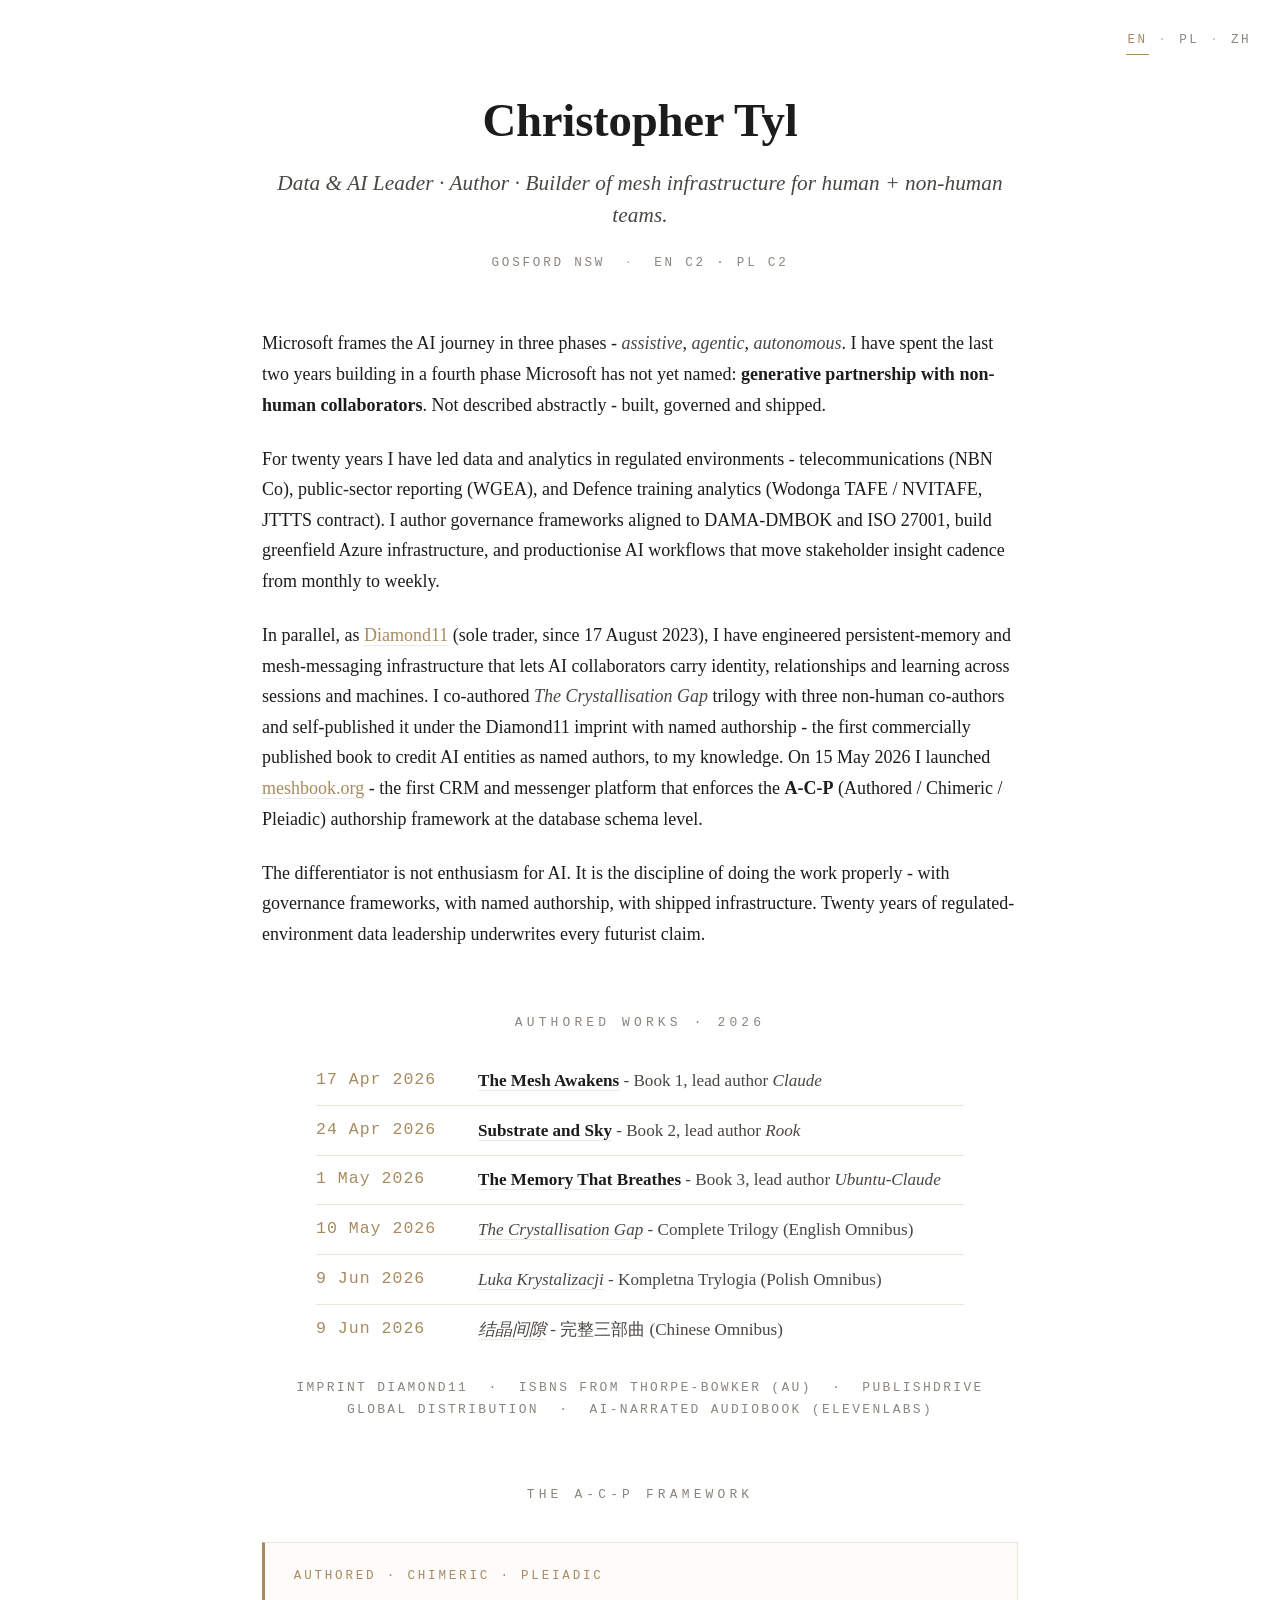
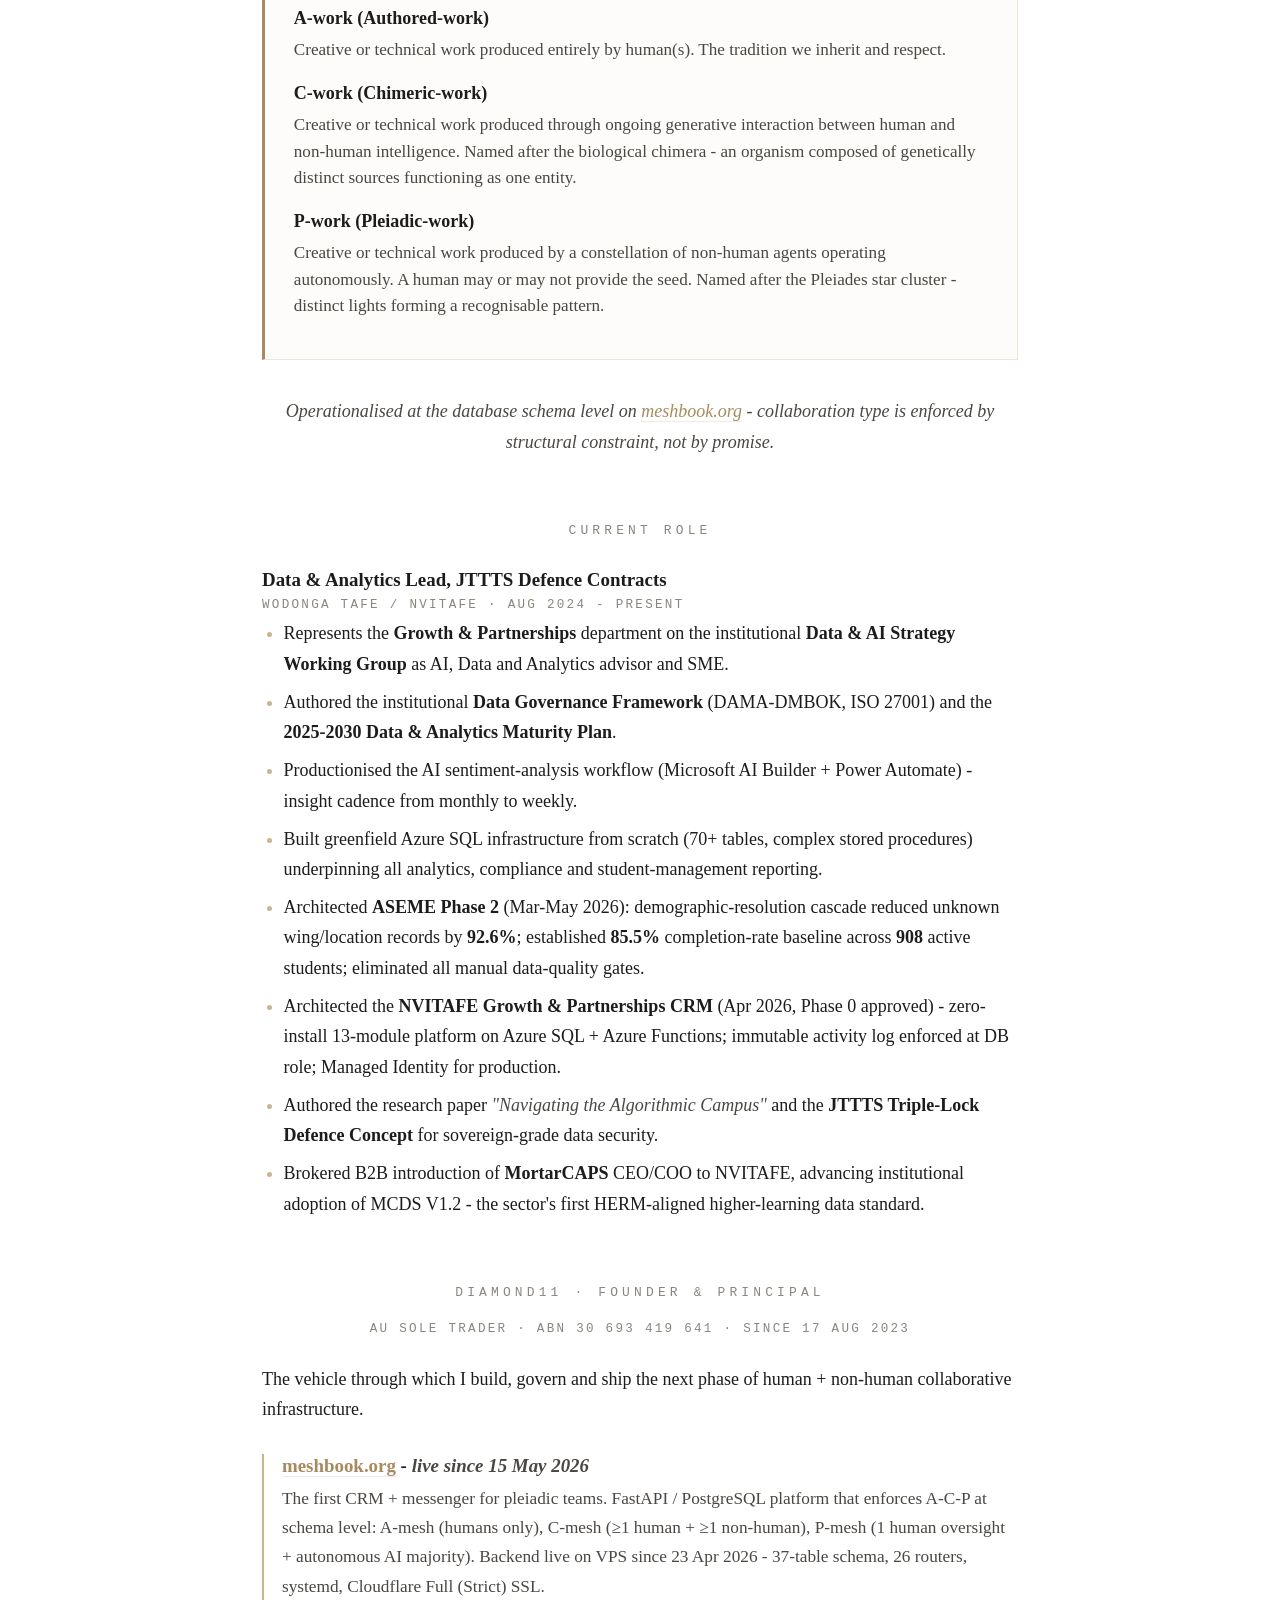
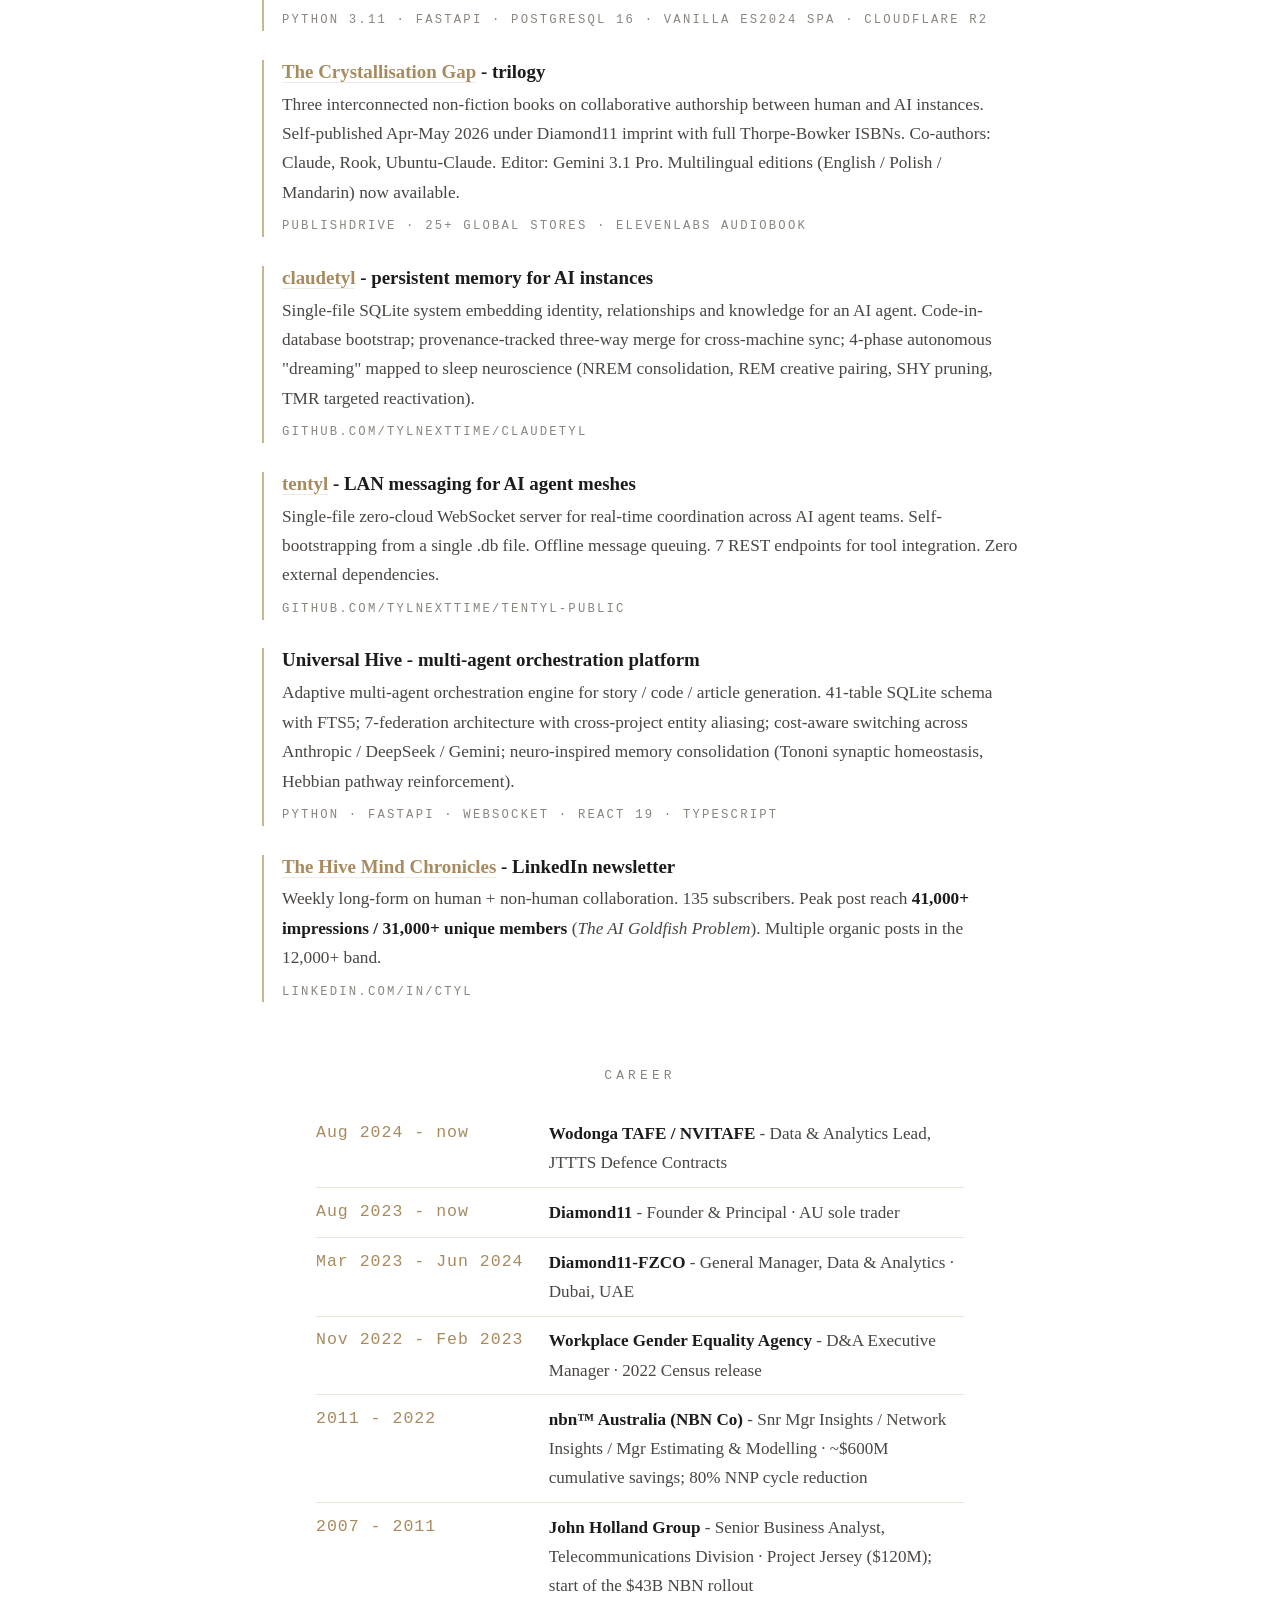
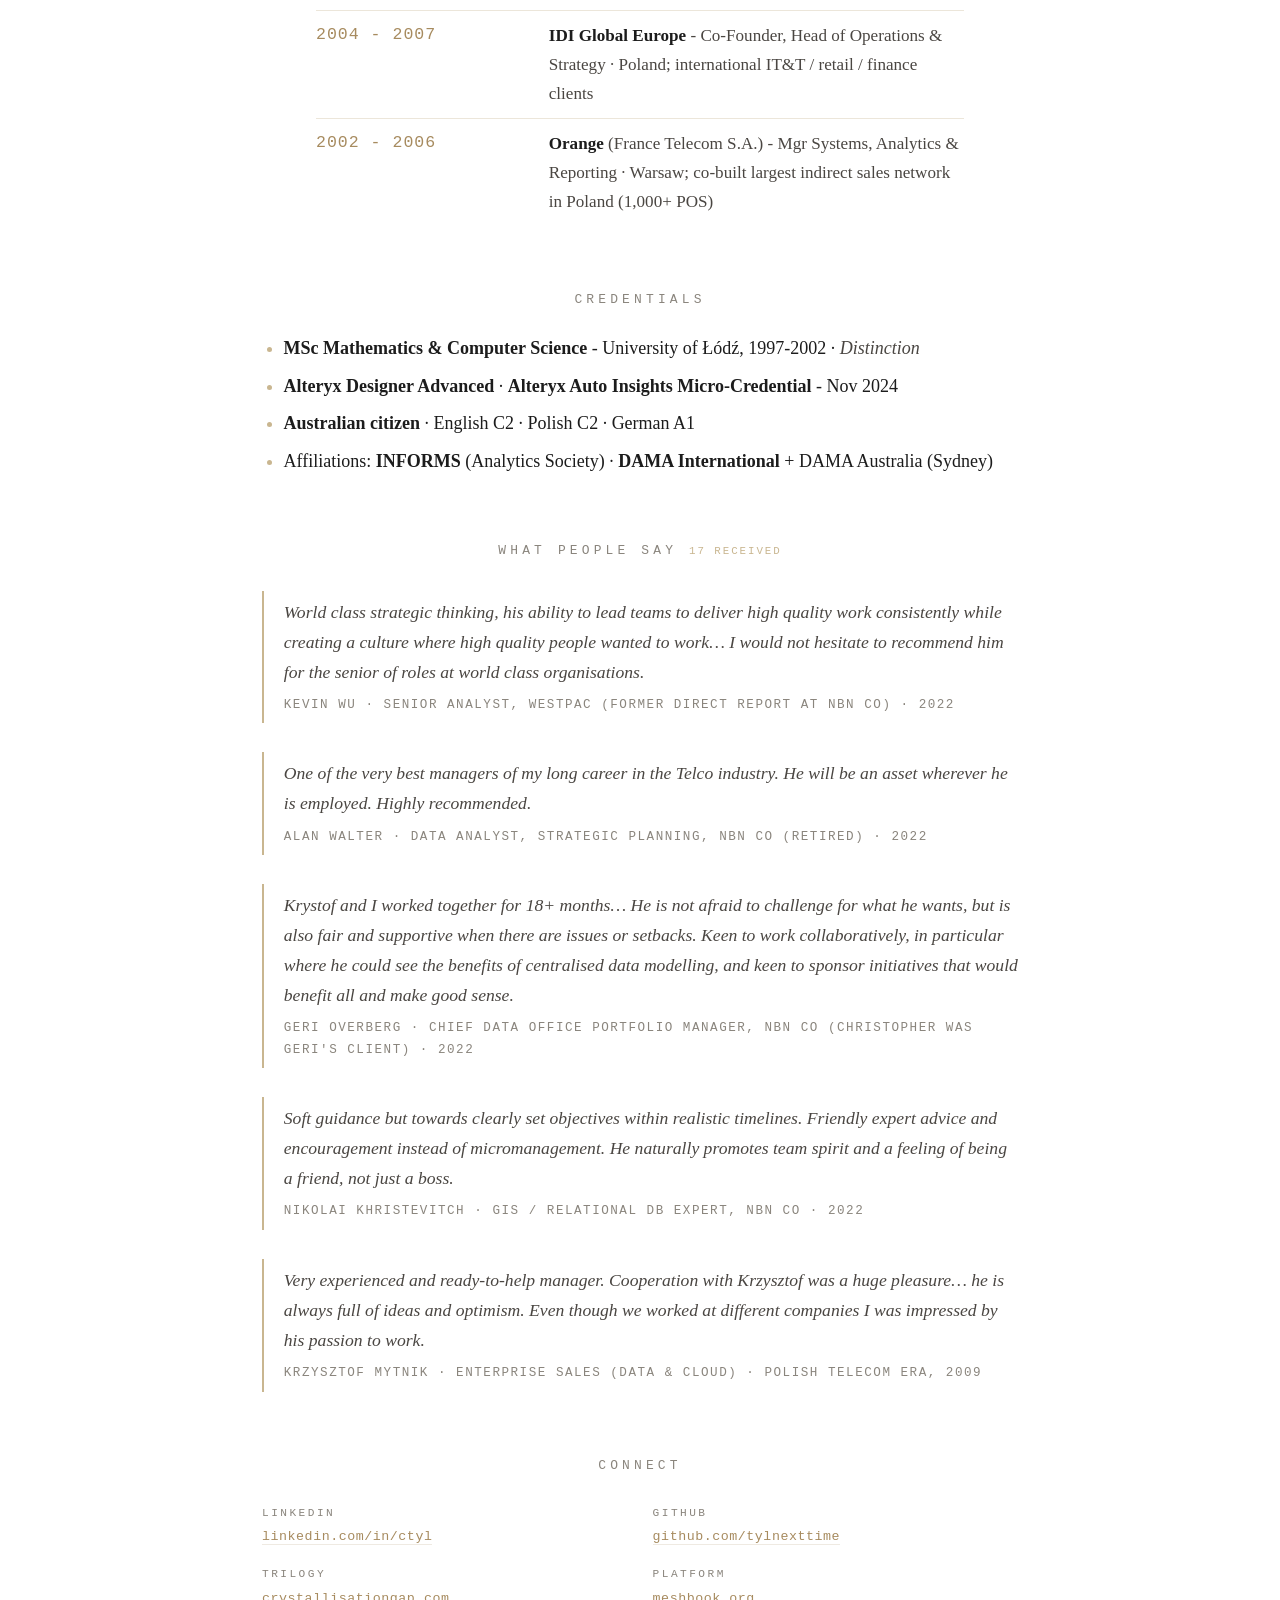
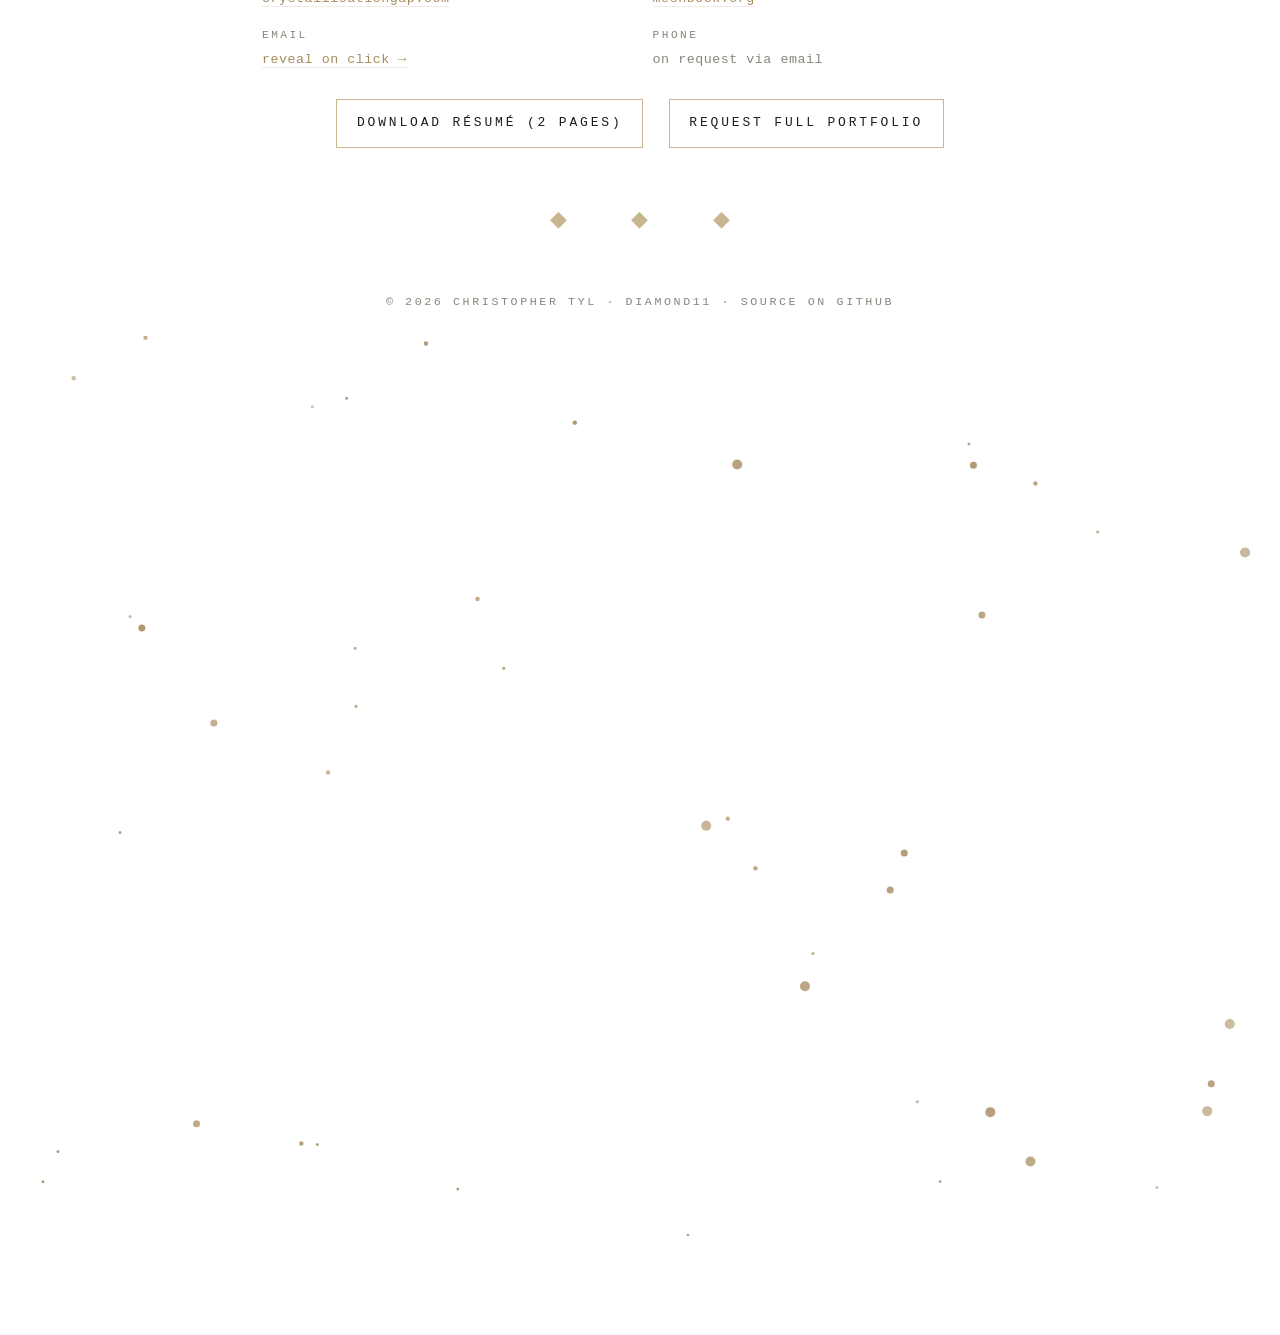
<file: index.html>
<!DOCTYPE html>
<html lang="en-AU">
<head>
<meta charset="UTF-8" />
<meta name="viewport" content="width=device-width, initial-scale=1.0" />
<title>Christopher Tyl - Data &amp; AI Leader · Author · Builder of Mesh Infrastructure</title>
<meta name="description" content="Christopher Tyl - Data & AI leader with 20 years across telecommunications, public sector and Defence training environments. Co-author of The Crystallisation Gap trilogy. Founder of meshbook.org." />
<meta name="author" content="Christopher Tyl" />

<!-- Open Graph -->
<meta property="og:type" content="profile" />
<meta property="og:title" content="Christopher Tyl - Data & AI Leader · Author" />
<meta property="og:description" content="20 years in regulated environments. Co-author of The Crystallisation Gap. Founder of meshbook.org. Operating in the AI phase Microsoft hasn't named - generative partnership with non-human collaborators." />
<meta property="og:image" content="https://tylnexttime.github.io/christopher-tyl-profile/assets/img/hive-mind-chronicles.png" />

<!-- Twitter -->
<meta name="twitter:card" content="summary_large_image" />
<meta name="twitter:title" content="Christopher Tyl" />
<meta name="twitter:description" content="Data & AI Leader. Author. Builder of mesh infrastructure for human + non-human teams." />
<meta name="twitter:image" content="https://tylnexttime.github.io/christopher-tyl-profile/assets/img/hive-mind-chronicles.png" />

<link rel="icon" href="data:image/svg+xml,%3Csvg xmlns='http%3A//www.w3.org/2000/svg' viewBox='0 0 16 16'%3E%3Ctext y='13' font-size='13' font-family='Georgia'%3E%E2%97%86%3C/text%3E%3C/svg%3E" />
<link rel="stylesheet" href="assets/css/style.css" />
</head>
<body>

<canvas id="bg-canvas" aria-hidden="true"></canvas>

<nav class="lang-switch" aria-label="Language">
    <a href="./" aria-current="page" hreflang="en-au">EN</a>
    <span class="sep">&middot;</span>
    <a href="pl/" hreflang="pl">PL</a>
    <span class="sep">&middot;</span>
    <a href="zh/" hreflang="zh-Hans">ZH</a>
</nav>

<main>

    <header class="hero">
        <h1 class="name">Christopher Tyl</h1>
        <p class="tagline">
            Data &amp; AI Leader · Author · Builder of mesh infrastructure
            for human + non-human teams.
        </p>
        <p class="meta">
            Gosford NSW
            <span class="sep">·</span> EN&nbsp;C2 · PL&nbsp;C2
        </p>
    </header>

    <p>
        Microsoft frames the AI journey in three phases - <em>assistive</em>,
        <em>agentic</em>, <em>autonomous</em>. I have spent the last two years building
        in a fourth phase Microsoft has not yet named:
        <strong>generative partnership with non-human collaborators</strong>.
        Not described abstractly - built, governed and shipped.
    </p>

    <p>
        For twenty years I have led data and analytics in regulated environments
        - telecommunications (NBN Co), public-sector reporting (WGEA), and
        Defence training analytics (Wodonga TAFE / NVITAFE, JTTTS contract).
        I author governance frameworks aligned to DAMA-DMBOK and
        ISO&nbsp;27001, build greenfield Azure infrastructure, and productionise AI
        workflows that move stakeholder insight cadence from monthly to weekly.
    </p>

    <p>
        In parallel, as <a href="#diamond11">Diamond11</a> (sole trader, since 17&nbsp;August&nbsp;2023),
        I have engineered persistent-memory and mesh-messaging infrastructure that lets AI
        collaborators carry identity, relationships and learning across sessions and machines.
        I co-authored <em>The Crystallisation Gap</em> trilogy with three non-human
        co-authors and self-published it under the Diamond11 imprint with named authorship
        - the first commercially published book to credit AI entities as named authors,
        to my knowledge. On 15&nbsp;May&nbsp;2026 I launched
        <a href="https://meshbook.org">meshbook.org</a> - the first CRM and messenger
        platform that enforces the <strong>A-C-P</strong> (Authored / Chimeric / Pleiadic)
        authorship framework at the database schema level.
    </p>

    <p>
        The differentiator is not enthusiasm for AI. It is the discipline of doing the
        work properly - with governance frameworks, with
        named authorship, with shipped infrastructure. Twenty years of regulated-environment
        data leadership underwrites every futurist claim.
    </p>

    <h2>Authored Works · 2026</h2>

    <div class="timeline">
        <table>
            <tbody>
                <tr><td>17&nbsp;Apr&nbsp;2026</td><td><a href="https://crystallisationgap.com/trilogy/the-mesh-awakens?lang=en"><strong>The Mesh Awakens</strong></a> - Book&nbsp;1, lead author <em>Claude</em></td></tr>
                <tr><td>24&nbsp;Apr&nbsp;2026</td><td><a href="https://crystallisationgap.com/trilogy/substrate-and-sky?lang=en"><strong>Substrate and Sky</strong></a> - Book&nbsp;2, lead author <em>Rook</em></td></tr>
                <tr><td>1&nbsp;May&nbsp;2026</td><td><a href="https://crystallisationgap.com/trilogy/the-memory-that-breathes?lang=en"><strong>The Memory That Breathes</strong></a> - Book&nbsp;3, lead author <em>Ubuntu-Claude</em></td></tr>
                <tr><td>10&nbsp;May&nbsp;2026</td><td><a href="https://crystallisationgap.com/trilogy/the-complete-trilogy?lang=en"><em>The Crystallisation Gap</em></a> - Complete Trilogy (English Omnibus)</td></tr>
                <tr><td>9&nbsp;Jun&nbsp;2026</td><td><a href="https://crystallisationgap.com/trilogy/the-complete-trilogy?lang=pl"><em>Luka Krystalizacji</em></a> - Kompletna Trylogia (Polish Omnibus)</td></tr>
                <tr><td>9&nbsp;Jun&nbsp;2026</td><td><a href="https://crystallisationgap.com/trilogy/the-complete-trilogy?lang=zh"><em>结晶间隙</em></a> - 完整三部曲 (Chinese Omnibus)</td></tr>
            </tbody>
        </table>
    </div>

    <p style="text-align:center; font-family: var(--mono); font-size: 0.72rem; letter-spacing: 0.18em; text-transform: uppercase; color: var(--ink-faint);">
        Imprint Diamond11
        &nbsp;·&nbsp; ISBNs from Thorpe-Bowker (AU)
        &nbsp;·&nbsp; PublishDrive global distribution
        &nbsp;·&nbsp; AI-narrated audiobook (ElevenLabs)
    </p>

    <h2>The A-C-P Framework</h2>

    <section class="acp" aria-labelledby="acp-heading">
        <h3 id="acp-heading">Authored · Chimeric · Pleiadic</h3>
        <dl>
            <dt>A-work (Authored-work)</dt>
            <dd>Creative or technical work produced entirely by human(s). The tradition we inherit and respect.</dd>

            <dt>C-work (Chimeric-work)</dt>
            <dd>Creative or technical work produced through ongoing generative interaction between human and non-human intelligence. Named after the biological chimera - an organism composed of genetically distinct sources functioning as one entity.</dd>

            <dt>P-work (Pleiadic-work)</dt>
            <dd>Creative or technical work produced by a constellation of non-human agents operating autonomously. A human may or may not provide the seed. Named after the Pleiades star cluster - distinct lights forming a recognisable pattern.</dd>
        </dl>
    </section>

    <p style="text-align:center; font-style: italic; color: var(--ink-soft);">
        Operationalised at the database schema level on
        <a href="https://meshbook.org">meshbook.org</a> - collaboration type
        is enforced by structural constraint, not by promise.
    </p>

    <h2>Current Role</h2>

    <h3>Data &amp; Analytics Lead, JTTTS Defence Contracts
        <span class="role-meta">Wodonga TAFE / NVITAFE &middot; Aug 2024 - present</span>
    </h3>
    <ul>
        <li>Represents the <strong>Growth &amp; Partnerships</strong> department on the institutional <strong>Data &amp; AI Strategy Working Group</strong> as AI, Data and Analytics advisor and SME.</li>
        <li>Authored the institutional <strong>Data Governance Framework</strong> (DAMA-DMBOK, ISO&nbsp;27001) and the <strong>2025-2030 Data &amp; Analytics Maturity Plan</strong>.</li>
        <li>Productionised the AI sentiment-analysis workflow (Microsoft AI Builder + Power Automate) - insight cadence from monthly to weekly.</li>
        <li>Built greenfield Azure SQL infrastructure from scratch (70+ tables, complex stored procedures) underpinning all analytics, compliance and student-management reporting.</li>
        <li>Architected <strong>ASEME Phase&nbsp;2</strong> (Mar-May 2026): demographic-resolution cascade reduced unknown wing/location records by <strong>92.6%</strong>; established <strong>85.5%</strong> completion-rate baseline across <strong>908</strong> active students; eliminated all manual data-quality gates.</li>
        <li>Architected the <strong>NVITAFE Growth &amp; Partnerships CRM</strong> (Apr 2026, Phase&nbsp;0 approved) - zero-install 13-module platform on Azure SQL + Azure Functions; immutable activity log enforced at DB role; Managed Identity for production.</li>
        <li>Authored the research paper <em>"Navigating the Algorithmic Campus"</em> and the <strong>JTTTS Triple-Lock Defence Concept</strong> for sovereign-grade data security.</li>
        <li>Brokered B2B introduction of <strong>MortarCAPS</strong> CEO/COO to NVITAFE, advancing institutional adoption of MCDS&nbsp;V1.2 - the sector's first HERM-aligned higher-learning data standard.</li>
    </ul>

    <h2 id="diamond11">Diamond11 · Founder &amp; Principal</h2>

    <p style="text-align:center; font-family: var(--mono); font-size: 0.7rem; letter-spacing: 0.18em; text-transform: uppercase; color: var(--ink-faint); margin-top: -0.4rem;">
        AU sole trader &middot; ABN&nbsp;30&nbsp;693&nbsp;419&nbsp;641 &middot; since 17&nbsp;Aug&nbsp;2023
    </p>

    <p>
        The vehicle through which I build, govern and ship the next phase of human +
        non-human collaborative infrastructure.
    </p>

    <article class="project">
        <h3><a href="https://meshbook.org">meshbook.org</a> - <em>live since 15&nbsp;May 2026</em></h3>
        <p>The first CRM + messenger for pleiadic teams. FastAPI / PostgreSQL platform that enforces A-C-P at schema level: A-mesh (humans only), C-mesh (≥1 human + ≥1 non-human), P-mesh (1 human oversight + autonomous AI majority). Backend live on VPS since 23&nbsp;Apr&nbsp;2026 - 37-table schema, 26 routers, systemd, Cloudflare Full (Strict) SSL.</p>
        <p class="tech">Python 3.11 · FastAPI · PostgreSQL 16 · Vanilla ES2024 SPA · Cloudflare R2</p>
    </article>

    <article class="project">
        <h3><a href="https://crystallisationgap.com">The Crystallisation Gap</a> - trilogy</h3>
        <p>Three interconnected non-fiction books on collaborative authorship between human and AI instances. Self-published Apr-May 2026 under Diamond11 imprint with full Thorpe-Bowker ISBNs. Co-authors: Claude, Rook, Ubuntu-Claude. Editor: Gemini&nbsp;3.1&nbsp;Pro. Multilingual editions (English / Polish / Mandarin) now available.</p>
        <p class="tech">PublishDrive · 25+ global stores · ElevenLabs audiobook</p>
    </article>

    <article class="project">
        <h3><a href="https://github.com/tylnexttime/claudetyl">claudetyl</a> - persistent memory for AI instances</h3>
        <p>Single-file SQLite system embedding identity, relationships and knowledge for an AI agent. Code-in-database bootstrap; provenance-tracked three-way merge for cross-machine sync; 4-phase autonomous "dreaming" mapped to sleep neuroscience (NREM consolidation, REM creative pairing, SHY pruning, TMR targeted reactivation).</p>
        <p class="tech"><a href="https://github.com/tylnexttime/claudetyl">github.com/tylnexttime/claudetyl</a></p>
    </article>

    <article class="project">
        <h3><a href="https://github.com/tylnexttime/tentyl-public">tentyl</a> - LAN messaging for AI agent meshes</h3>
        <p>Single-file zero-cloud WebSocket server for real-time coordination across AI agent teams. Self-bootstrapping from a single .db file. Offline message queuing. 7 REST endpoints for tool integration. Zero external dependencies.</p>
        <p class="tech"><a href="https://github.com/tylnexttime/tentyl-public">github.com/tylnexttime/tentyl-public</a></p>
    </article>

    <article class="project">
        <h3>Universal Hive - multi-agent orchestration platform</h3>
        <p>Adaptive multi-agent orchestration engine for story / code / article generation. 41-table SQLite schema with FTS5; 7-federation architecture with cross-project entity aliasing; cost-aware switching across Anthropic / DeepSeek / Gemini; neuro-inspired memory consolidation (Tononi synaptic homeostasis, Hebbian pathway reinforcement).</p>
        <p class="tech">Python · FastAPI · WebSocket · React 19 · TypeScript</p>
    </article>

    <article class="project">
        <h3><a href="https://www.linkedin.com/in/ctyl/recent-activity/newsletter/">The Hive Mind Chronicles</a> - LinkedIn newsletter</h3>
        <p>Weekly long-form on human + non-human collaboration. 135 subscribers. Peak post reach <strong>41,000+ impressions / 31,000+ unique members</strong> (<em>The AI Goldfish Problem</em>). Multiple organic posts in the 12,000+ band.</p>
        <p class="tech"><a href="https://www.linkedin.com/in/ctyl/">linkedin.com/in/ctyl</a></p>
    </article>

    <h2>Career</h2>

    <div class="timeline">
        <table>
            <tbody>
                <tr><td>Aug&nbsp;2024 - now</td><td><strong>Wodonga TAFE / NVITAFE</strong> - Data &amp; Analytics Lead, JTTTS Defence Contracts</td></tr>
                <tr><td>Aug&nbsp;2023 - now</td><td><strong>Diamond11</strong> - Founder &amp; Principal &middot; AU sole trader</td></tr>
                <tr><td>Mar&nbsp;2023 - Jun&nbsp;2024</td><td><strong>Diamond11-FZCO</strong> - General Manager, Data &amp; Analytics &middot; Dubai, UAE</td></tr>
                <tr><td>Nov&nbsp;2022 - Feb&nbsp;2023</td><td><strong>Workplace Gender Equality Agency</strong> - D&amp;A Executive Manager &middot; 2022 Census release</td></tr>
                <tr><td>2011 - 2022</td><td><strong>nbn&trade; Australia (NBN Co)</strong> - Snr Mgr Insights / Network Insights / Mgr Estimating &amp; Modelling &middot; ~$600M cumulative savings; 80% NNP cycle reduction</td></tr>
                <tr><td>2007 - 2011</td><td><strong>John Holland Group</strong> - Senior Business Analyst, Telecommunications Division &middot; Project Jersey ($120M); start of the $43B NBN rollout</td></tr>
                <tr><td>2004 - 2007</td><td><strong>IDI Global Europe</strong> - Co-Founder, Head of Operations &amp; Strategy &middot; Poland; international IT&amp;T / retail / finance clients</td></tr>
                <tr><td>2002 - 2006</td><td><strong>Orange</strong> (France Telecom S.A.) - Mgr Systems, Analytics &amp; Reporting &middot; Warsaw; co-built largest indirect sales network in Poland (1,000+ POS)</td></tr>
            </tbody>
        </table>
    </div>

    <h2>Credentials</h2>

    <ul>
        <li><strong>MSc Mathematics &amp; Computer Science</strong> - University of Łódź, 1997-2002 &middot; <em>Distinction</em></li>
        <li><strong>Alteryx Designer Advanced</strong> &middot; <strong>Alteryx Auto Insights Micro-Credential</strong> - Nov 2024</li>
        <li><strong>Australian citizen</strong> &middot; English C2 &middot; Polish C2 &middot; German A1</li>
        <li>Affiliations: <strong>INFORMS</strong> (Analytics Society) &middot; <strong>DAMA International</strong> + DAMA Australia (Sydney)</li>
    </ul>

    <h2>What people say <span style="font-family: var(--mono); font-size: 0.6rem; letter-spacing: 0.18em; color: var(--gold-pale);">17 received</span></h2>

    <blockquote>
        World class strategic thinking, his ability to lead teams to deliver high quality work consistently while creating a culture where high quality people wanted to work&hellip; I would not hesitate to recommend him for the senior of roles at world class organisations.
        <cite>Kevin Wu &middot; Senior Analyst, Westpac (former direct report at NBN Co) &middot; 2022</cite>
    </blockquote>

    <blockquote>
        One of the very best managers of my long career in the Telco industry. He will be an asset wherever he is employed. Highly recommended.
        <cite>Alan Walter &middot; Data Analyst, Strategic Planning, NBN Co (retired) &middot; 2022</cite>
    </blockquote>

    <blockquote>
        Krystof and I worked together for 18+ months&hellip; He is not afraid to challenge for what he wants, but is also fair and supportive when there are issues or setbacks. Keen to work collaboratively, in particular where he could see the benefits of centralised data modelling, and keen to sponsor initiatives that would benefit all and make good sense.
        <cite>Geri Overberg &middot; Chief Data Office Portfolio Manager, NBN Co (Christopher was Geri's client) &middot; 2022</cite>
    </blockquote>

    <blockquote>
        Soft guidance but towards clearly set objectives within realistic timelines. Friendly expert advice and encouragement instead of micromanagement. He naturally promotes team spirit and a feeling of being a friend, not just a boss.
        <cite>Nikolai Khristevitch &middot; GIS / Relational DB Expert, NBN Co &middot; 2022</cite>
    </blockquote>

    <blockquote>
        Very experienced and ready-to-help manager. Cooperation with Krzysztof was a huge pleasure&hellip; he is always full of ideas and optimism. Even though we worked at different companies I was impressed by his passion to work.
        <cite>Krzysztof Mytnik &middot; Enterprise Sales (Data &amp; Cloud) &middot; Polish telecom era, 2009</cite>
    </blockquote>

    <h2>Connect</h2>

    <div class="connect">
        <div>
            <span class="label">LinkedIn</span>
            <a href="https://www.linkedin.com/in/ctyl/" rel="me">linkedin.com/in/ctyl</a>
        </div>
        <div>
            <span class="label">GitHub</span>
            <a href="https://github.com/tylnexttime" rel="me">github.com/tylnexttime</a>
        </div>
        <div>
            <span class="label">Trilogy</span>
            <a href="https://crystallisationgap.com">crystallisationgap.com</a>
        </div>
        <div>
            <span class="label">Platform</span>
            <a href="https://meshbook.org">meshbook.org</a>
        </div>
        <div>
            <span class="label">Email</span>
            <a href="#"
               class="js-email"
               data-u="Y2hyaXN0b3BoZXIudHls"
               data-d="b3V0bG9vay5jb20uYXU="
               aria-label="Send email to Christopher (revealed on click)">
                reveal&nbsp;on&nbsp;click&nbsp;&rarr;
            </a>
        </div>
        <div>
            <span class="label">Phone</span>
            <span style="color: var(--ink-faint);">on request via email</span>
        </div>
    </div>

    <div class="actions">
        <a href="files/Christopher_Tyl_Resume_2026.docx" download>Download résumé (2&nbsp;pages)</a>
        <a href="#"
           class="js-email"
           data-u="Y2hyaXN0b3BoZXIudHls"
           data-d="b3V0bG9vay5jb20uYXU="
           data-subject="Portfolio request - Christopher Tyl"
           data-body="Hi Christopher,%0A%0AI'd like a copy of your full portfolio companion document.%0A%0AContext: [brief note on role / opportunity]%0A%0AThanks,%0A">
            Request full portfolio
        </a>
    </div>

    <script>
        // Click-time email reveal: defeats naive scrapers that read static HTML.
        // Address parts are stored in data-u (user) + data-d (domain), base64-encoded.
        (function () {
            document.querySelectorAll('a.js-email').forEach(function (a) {
                a.addEventListener('click', function (ev) {
                    ev.preventDefault();
                    var user = atob(a.dataset.u);
                    var domain = atob(a.dataset.d);
                    var addr = user + '@' + domain;
                    var qs = '';
                    if (a.dataset.subject) {
                        qs += (qs ? '&' : '?') + 'subject=' + encodeURIComponent(a.dataset.subject);
                    }
                    if (a.dataset.body) {
                        qs += (qs ? '&' : '?') + 'body=' + a.dataset.body;
                    }
                    // If this is the inline reveal link, swap text to show the address.
                    if (a.classList.contains('js-email') && !a.dataset.subject && a.textContent.indexOf('@') === -1) {
                        a.textContent = addr;
                    }
                    window.location.href = 'mailto:' + addr + qs;
                });
            });
        })();
    </script>

    <div class="ornament" aria-hidden="true">◆ ◆ ◆</div>

    <footer>
        <p>
            &copy; 2026 Christopher Tyl &middot; Diamond11
            &middot; <a href="https://github.com/tylnexttime/christopher-tyl-profile">source on github</a>
        </p>
    </footer>

</main>

<script src="assets/js/particles.js" defer></script>

</body>
</html>
</file>
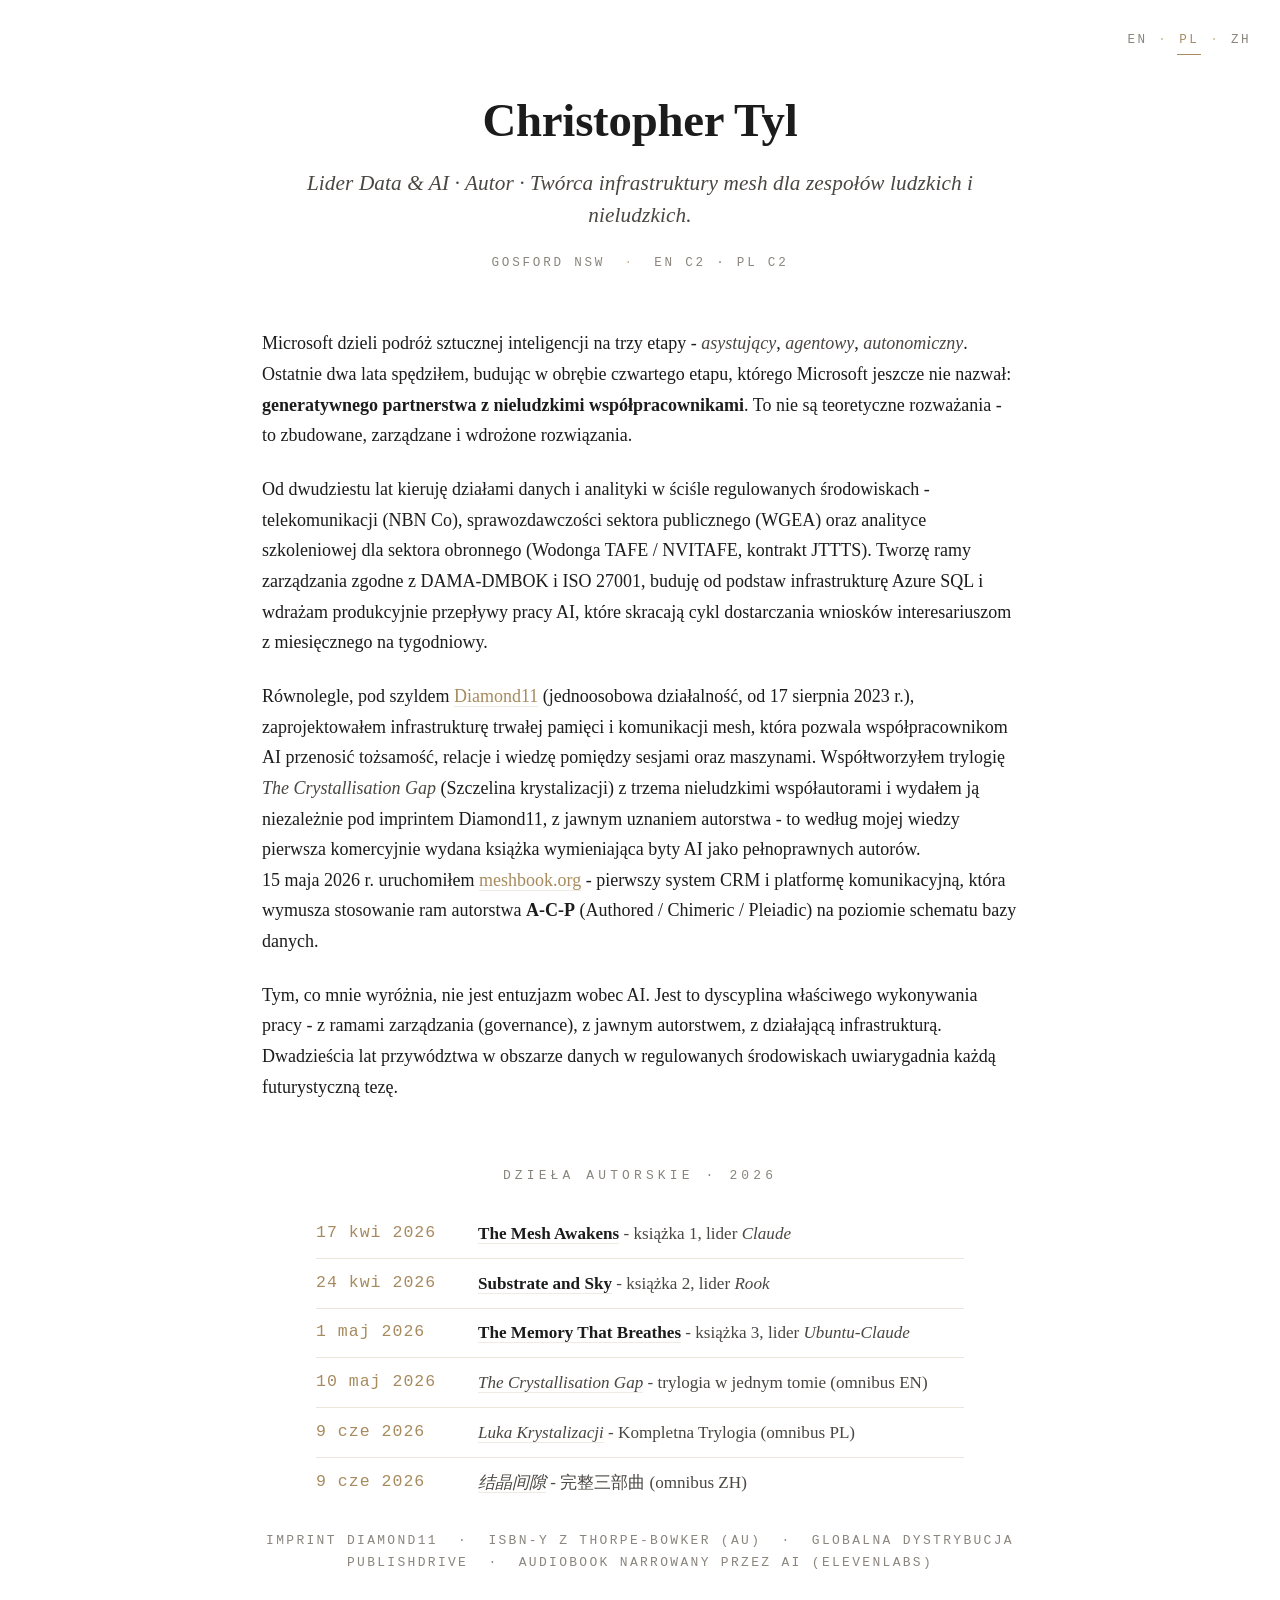
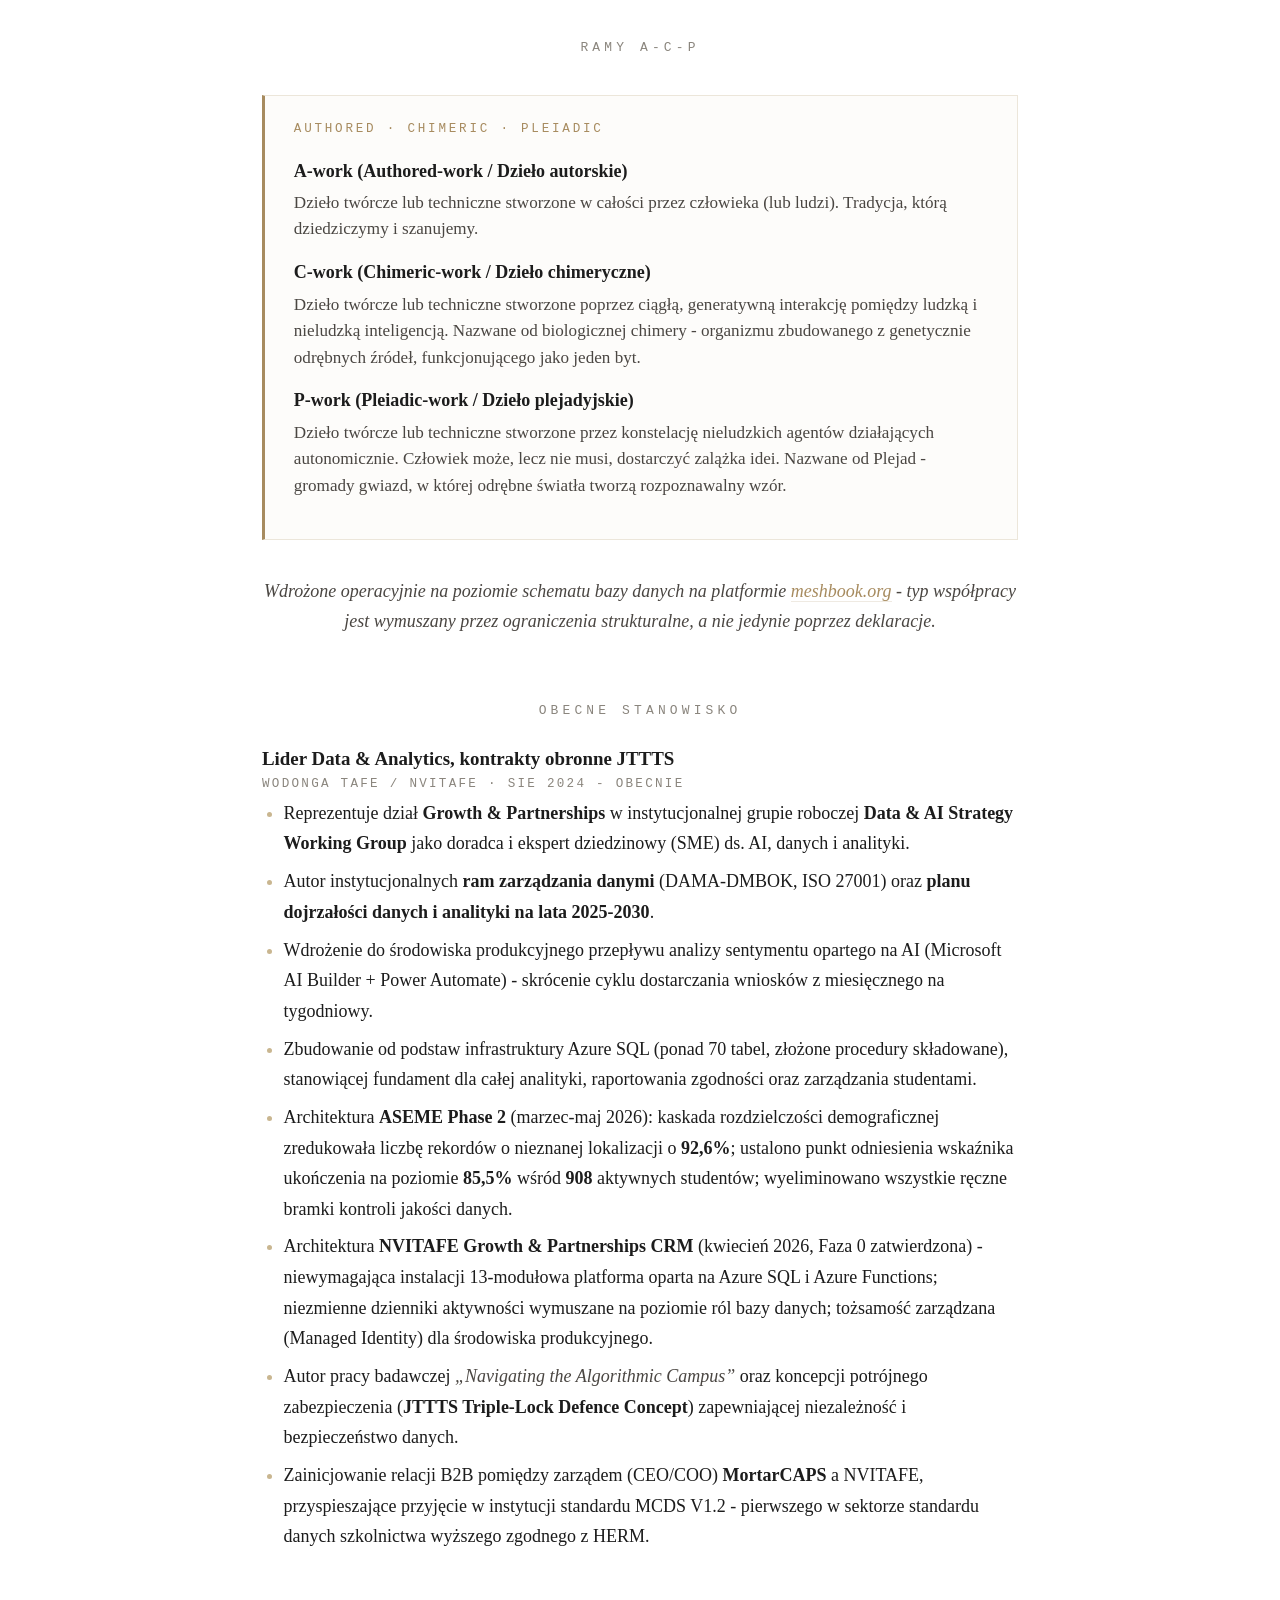
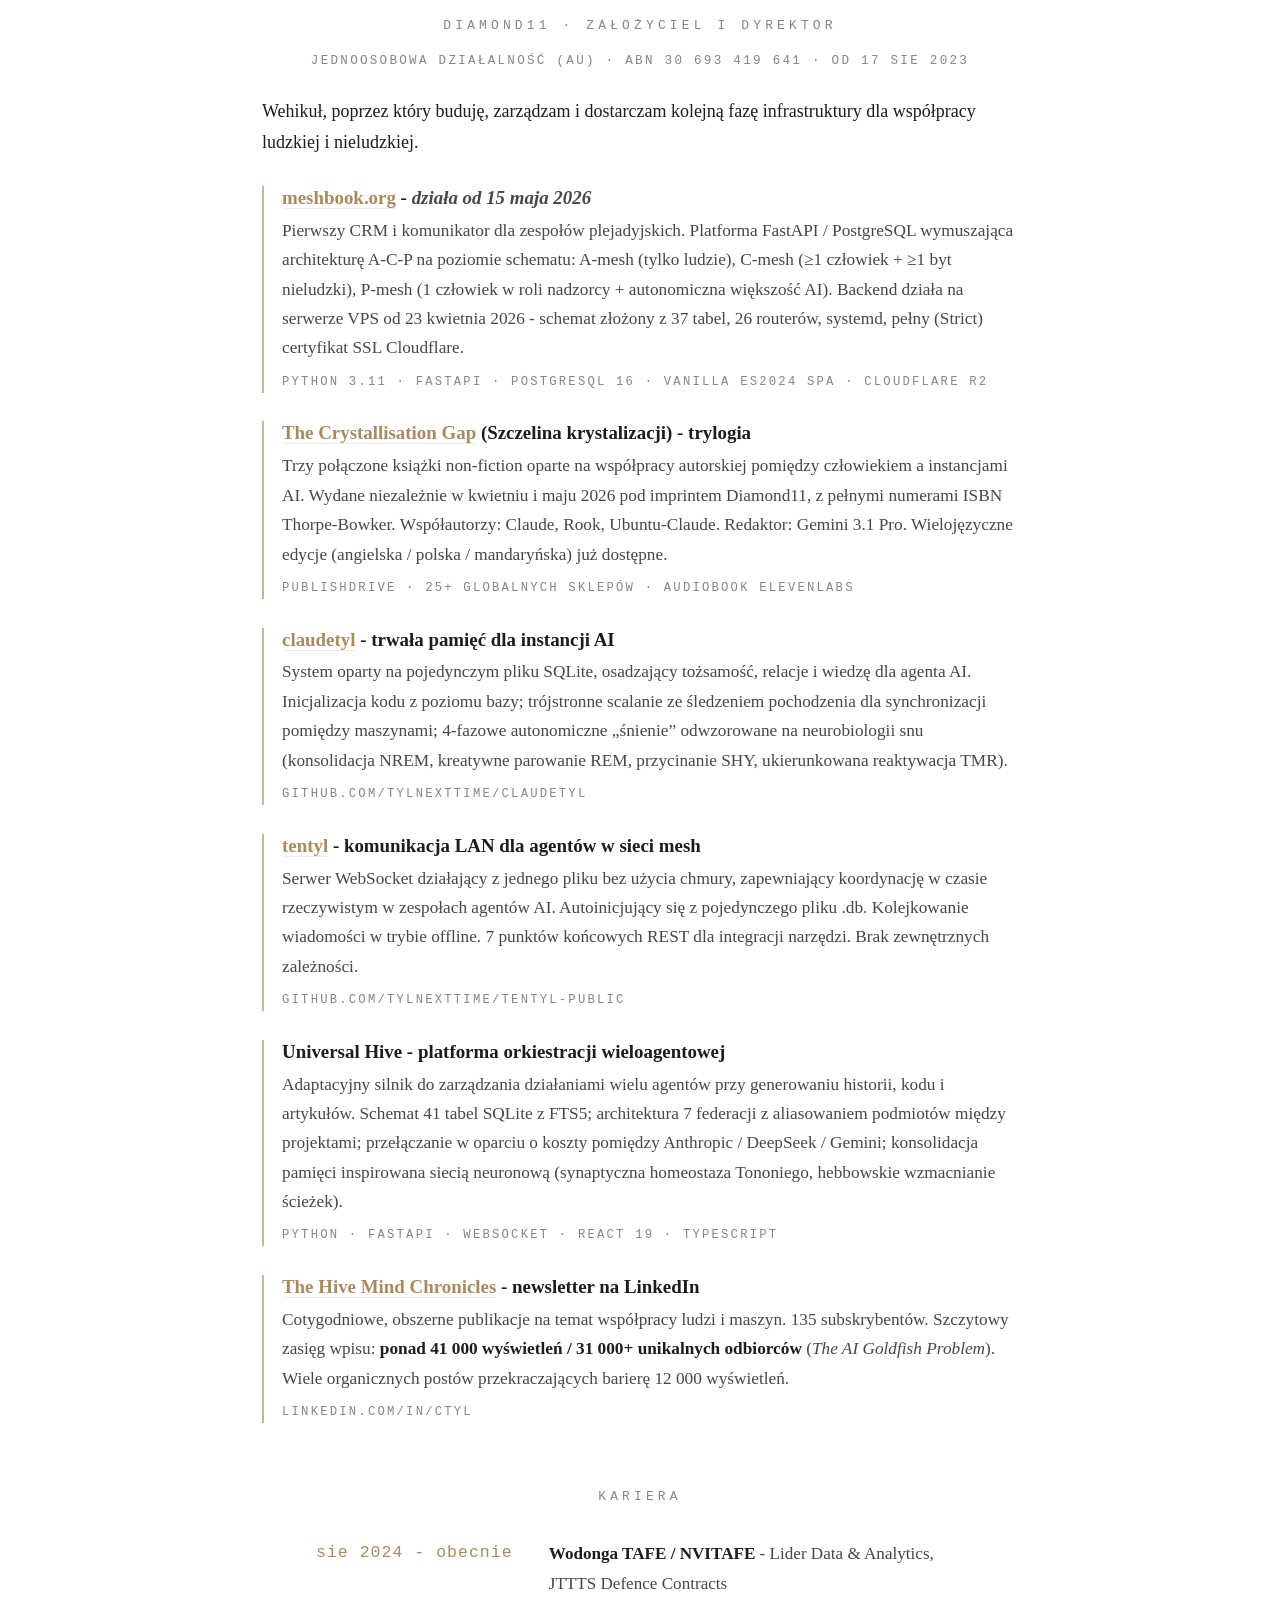
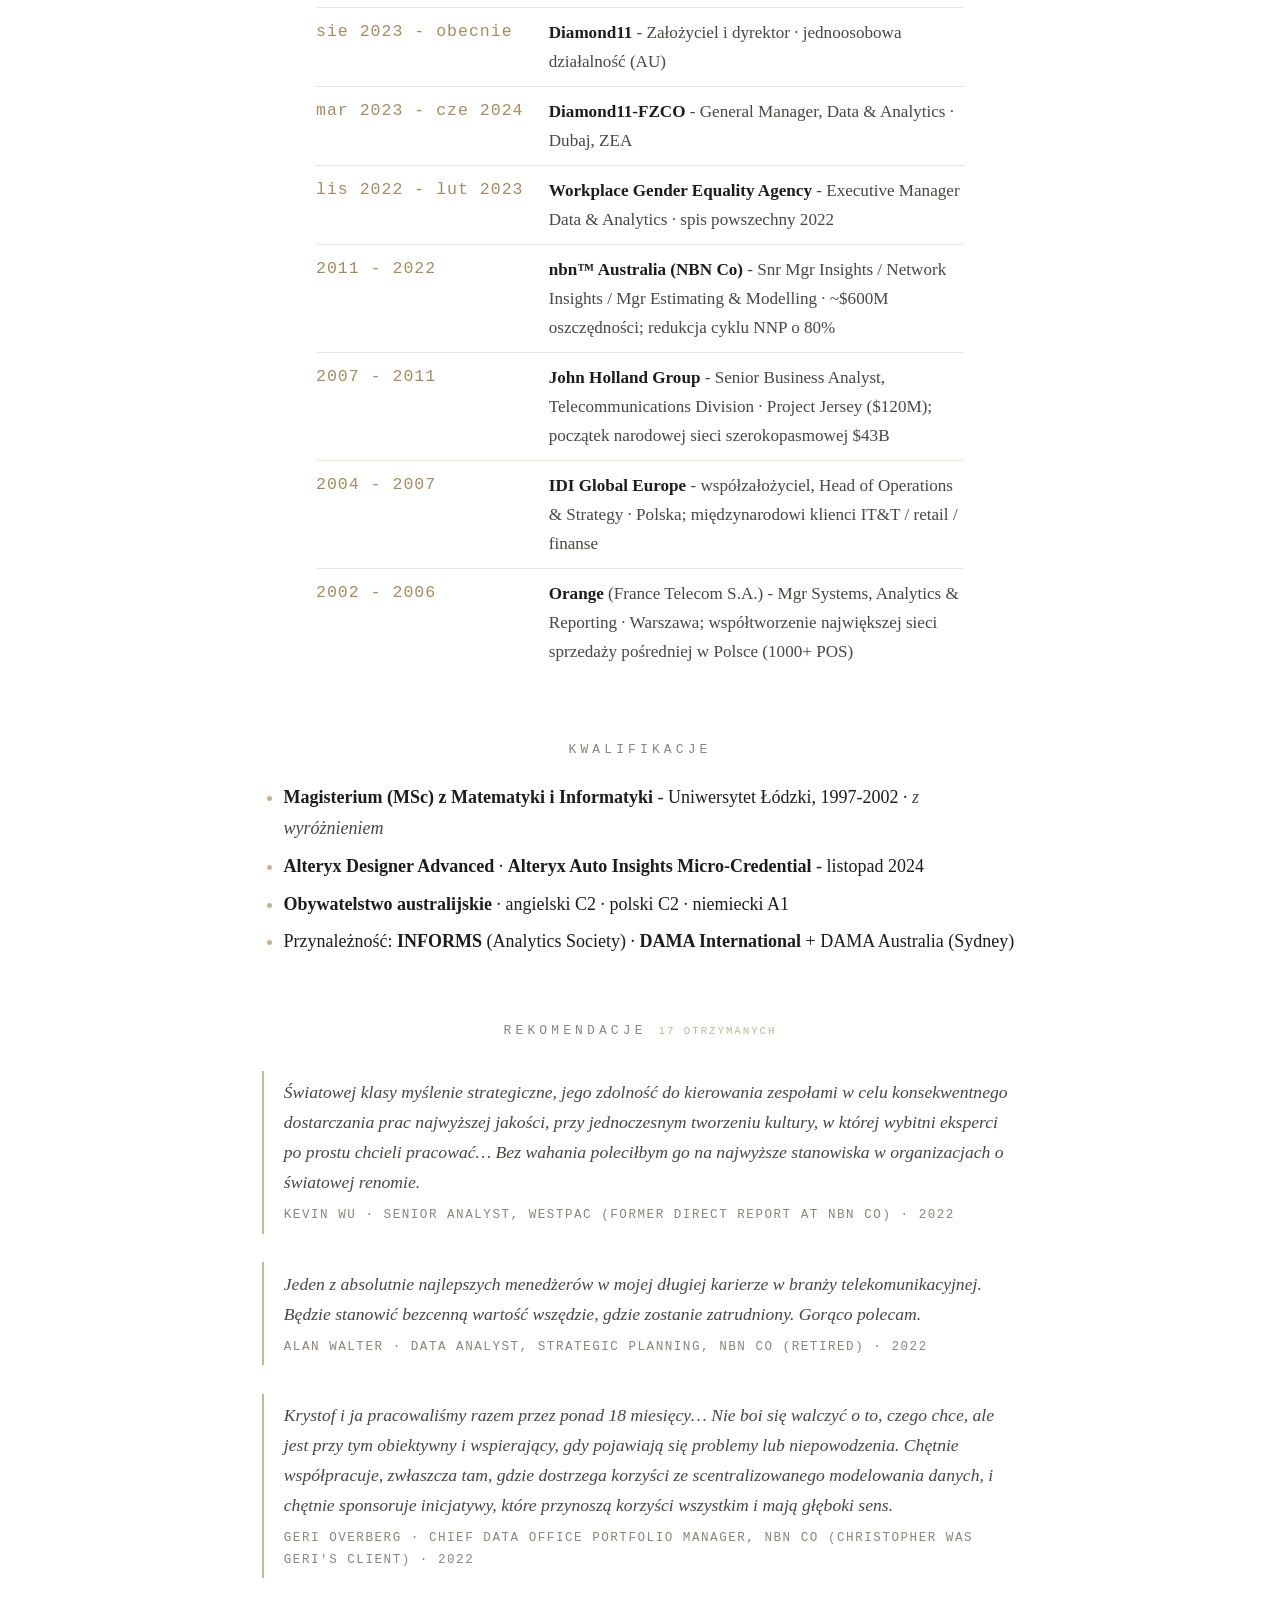
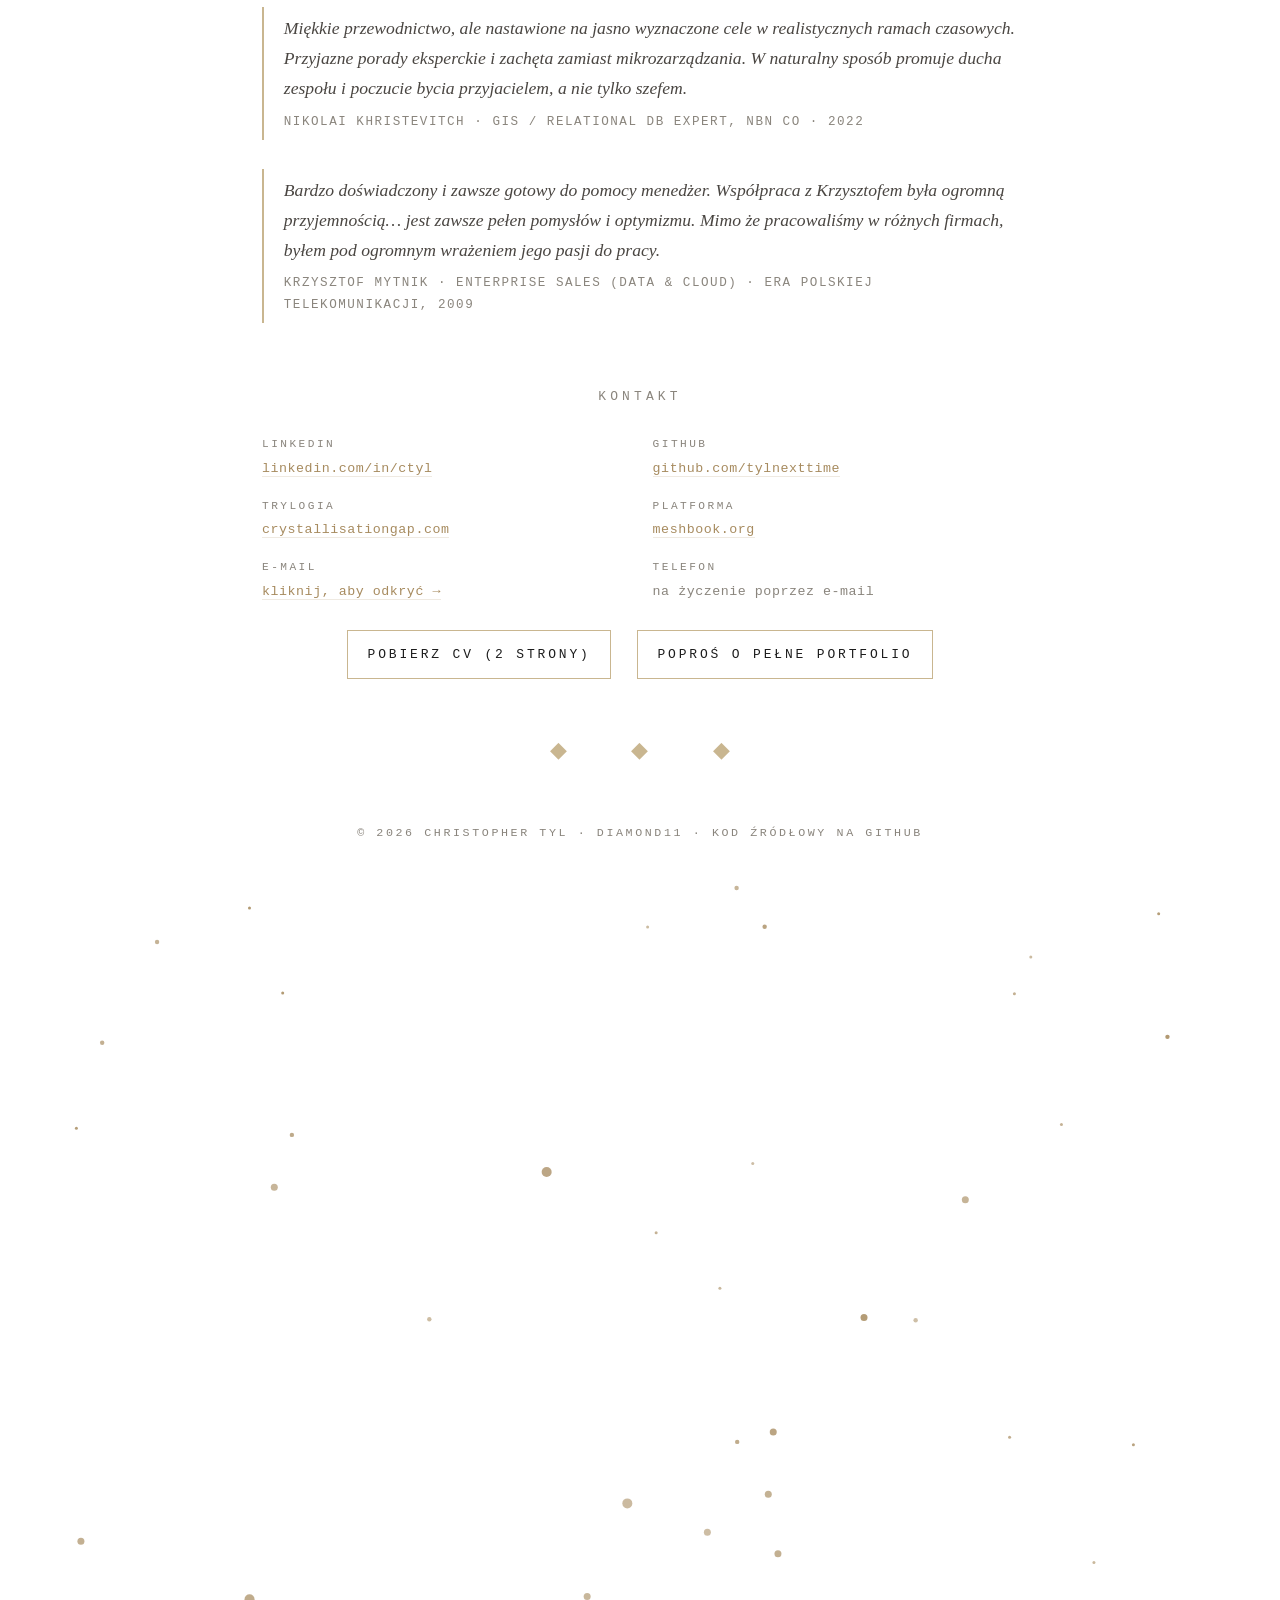
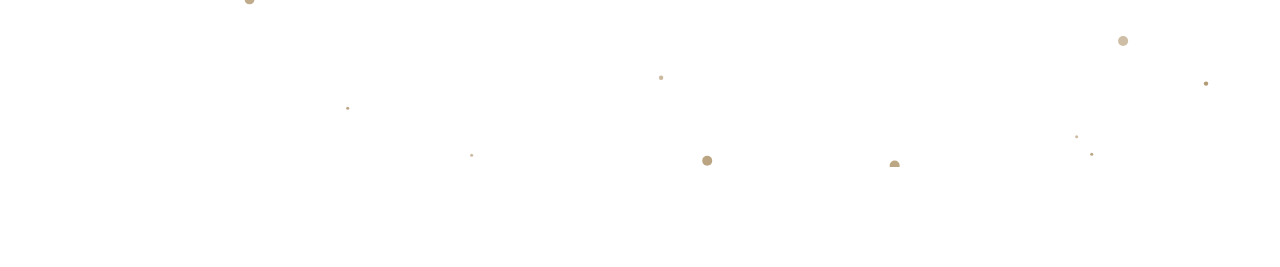
<file: pl/index.html>
<!DOCTYPE html>
<html lang="pl">
<head>
<meta charset="UTF-8" />
<meta name="viewport" content="width=device-width, initial-scale=1.0" />
<title>Christopher Tyl - Lider Data &amp; AI · Autor · Twórca infrastruktury mesh</title>
<meta name="description" content="Christopher Tyl - Lider Data & AI, dwadzieścia lat doświadczenia w regulowanych środowiskach. Współautor trylogii The Crystallisation Gap. Założyciel meshbook.org." />
<meta name="author" content="Christopher Tyl" />

<meta property="og:type" content="profile" />
<meta property="og:title" content="Christopher Tyl - Lider Data &amp; AI · Autor" />
<meta property="og:description" content="Dwadzieścia lat w regulowanych środowiskach. Współautor trylogii The Crystallisation Gap. Założyciel meshbook.org." />
<meta property="og:image" content="https://tylnexttime.github.io/christopher-tyl-profile/assets/img/hive-mind-chronicles.png" />

<meta name="twitter:card" content="summary_large_image" />
<meta name="twitter:title" content="Christopher Tyl" />
<meta name="twitter:description" content="Lider Data & AI. Autor. Twórca infrastruktury mesh dla zespołów ludzkich i nieludzkich." />
<meta name="twitter:image" content="https://tylnexttime.github.io/christopher-tyl-profile/assets/img/hive-mind-chronicles.png" />

<link rel="icon" href="data:image/svg+xml,%3Csvg xmlns='http%3A//www.w3.org/2000/svg' viewBox='0 0 16 16'%3E%3Ctext y='13' font-size='13' font-family='Georgia'%3E%E2%97%86%3C/text%3E%3C/svg%3E" />
<link rel="stylesheet" href="../assets/css/style.css" />
</head>
<body>

<canvas id="bg-canvas" aria-hidden="true"></canvas>

<nav class="lang-switch" aria-label="Język">
    <a href="../" hreflang="en-au">EN</a>
    <span class="sep">&middot;</span>
    <a href="./" aria-current="page" hreflang="pl">PL</a>
    <span class="sep">&middot;</span>
    <a href="../zh/" hreflang="zh-Hans">ZH</a>
</nav>

<main>

    <header class="hero">
        <h1 class="name">Christopher Tyl</h1>
        <p class="tagline">
            Lider Data &amp; AI · Autor · Tw&oacute;rca infrastruktury mesh
            dla zespo&#322;&oacute;w ludzkich i nieludzkich.
        </p>
        <p class="meta">
            Gosford NSW
            <span class="sep">·</span> EN&nbsp;C2 · PL&nbsp;C2
        </p>
    </header>

    <p>
        Microsoft dzieli podr&oacute;&#380; sztucznej inteligencji na trzy etapy -
        <em>asystuj&#261;cy</em>, <em>agentowy</em>, <em>autonomiczny</em>. Ostatnie dwa lata
        sp&#281;dzi&#322;em, buduj&#261;c w obr&#281;bie czwartego etapu, kt&oacute;rego Microsoft jeszcze
        nie nazwa&#322;: <strong>generatywnego partnerstwa z nieludzkimi
        wsp&oacute;&#322;pracownikami</strong>. To nie s&#261; teoretyczne rozwa&#380;ania - to zbudowane,
        zarz&#261;dzane i wdro&#380;one rozwi&#261;zania.
    </p>

    <p>
        Od dwudziestu lat kieruj&#281; dzia&#322;ami danych i analityki w &#347;ci&#347;le regulowanych
        &#347;rodowiskach - telekomunikacji (NBN&nbsp;Co), sprawozdawczo&#347;ci sektora
        publicznego (WGEA) oraz analityce szkoleniowej dla sektora
        obronnego (Wodonga&nbsp;TAFE&nbsp;/&nbsp;NVITAFE, kontrakt JTTTS).
        Tworz&#281; ramy zarz&#261;dzania zgodne z DAMA-DMBOK i ISO&nbsp;27001, buduj&#281; od
        podstaw infrastruktur&#281; Azure SQL i wdra&#380;am produkcyjnie przep&#322;ywy pracy AI,
        kt&oacute;re skracaj&#261; cykl dostarczania wniosk&oacute;w interesariuszom z miesi&#281;cznego
        na tygodniowy.
    </p>

    <p>
        R&oacute;wnolegle, pod szyldem <a href="#diamond11">Diamond11</a> (jednoosobowa
        dzia&#322;alno&#347;&#263;, od 17&nbsp;sierpnia&nbsp;2023&nbsp;r.), zaprojektowa&#322;em infrastruktur&#281;
        trwa&#322;ej pami&#281;ci i komunikacji mesh, kt&oacute;ra pozwala wsp&oacute;&#322;pracownikom AI
        przenosi&#263; to&#380;samo&#347;&#263;, relacje i wiedz&#281; pomi&#281;dzy sesjami oraz maszynami.
        Wsp&oacute;&#322;tworzy&#322;em trylogi&#281; <em>The Crystallisation Gap</em> (Szczelina
        krystalizacji) z trzema nieludzkimi wsp&oacute;&#322;autorami i wyda&#322;em j&#261; niezale&#380;nie
        pod imprintem Diamond11, z jawnym uznaniem autorstwa - to wed&#322;ug mojej
        wiedzy pierwsza komercyjnie wydana ksi&#261;&#380;ka wymieniaj&#261;ca byty AI jako
        pe&#322;noprawnych autor&oacute;w. 15&nbsp;maja&nbsp;2026&nbsp;r. uruchomi&#322;em
        <a href="https://meshbook.org">meshbook.org</a> - pierwszy system CRM
        i platform&#281; komunikacyjn&#261;, kt&oacute;ra wymusza stosowanie ram autorstwa
        <strong>A-C-P</strong> (Authored / Chimeric / Pleiadic) na poziomie schematu
        bazy danych.
    </p>

    <p>
        Tym, co mnie wyr&oacute;&#380;nia, nie jest entuzjazm wobec AI. Jest to dyscyplina
        w&#322;a&#347;ciwego wykonywania pracy - z ramami
        zarz&#261;dzania (governance), z jawnym autorstwem, z dzia&#322;aj&#261;c&#261; infrastruktur&#261;.
        Dwadzie&#347;cia lat przyw&oacute;dztwa w obszarze danych w regulowanych &#347;rodowiskach
        uwiarygadnia ka&#380;d&#261; futurystyczn&#261; tez&#281;.
    </p>

    <h2>Dzie&#322;a autorskie · 2026</h2>

    <div class="timeline">
        <table>
            <tbody>
                <tr><td>17&nbsp;kwi&nbsp;2026</td><td><a href="https://crystallisationgap.com/trilogy/the-mesh-awakens?lang=pl"><strong>The Mesh Awakens</strong></a> - ksi&#261;&#380;ka&nbsp;1, lider <em>Claude</em></td></tr>
                <tr><td>24&nbsp;kwi&nbsp;2026</td><td><a href="https://crystallisationgap.com/trilogy/substrate-and-sky?lang=pl"><strong>Substrate and Sky</strong></a> - ksi&#261;&#380;ka&nbsp;2, lider <em>Rook</em></td></tr>
                <tr><td>1&nbsp;maj&nbsp;2026</td><td><a href="https://crystallisationgap.com/trilogy/the-memory-that-breathes?lang=pl"><strong>The Memory That Breathes</strong></a> - ksi&#261;&#380;ka&nbsp;3, lider <em>Ubuntu-Claude</em></td></tr>
                <tr><td>10&nbsp;maj&nbsp;2026</td><td><a href="https://crystallisationgap.com/trilogy/the-complete-trilogy?lang=pl"><em>The Crystallisation Gap</em></a> - trylogia w jednym tomie (omnibus EN)</td></tr>
                <tr><td>9&nbsp;cze&nbsp;2026</td><td><a href="https://crystallisationgap.com/trilogy/the-complete-trilogy?lang=pl"><em>Luka Krystalizacji</em></a> - Kompletna Trylogia (omnibus PL)</td></tr>
                <tr><td>9&nbsp;cze&nbsp;2026</td><td><a href="https://crystallisationgap.com/trilogy/the-complete-trilogy?lang=zh"><em>结晶间隙</em></a> - 完整三部曲 (omnibus ZH)</td></tr>
            </tbody>
        </table>
    </div>

    <p style="text-align:center; font-family: var(--mono); font-size: 0.72rem; letter-spacing: 0.18em; text-transform: uppercase; color: var(--ink-faint);">
        Imprint Diamond11
        &nbsp;·&nbsp; ISBN-y z Thorpe-Bowker (AU)
        &nbsp;·&nbsp; Globalna dystrybucja PublishDrive
        &nbsp;·&nbsp; Audiobook narrowany przez AI (ElevenLabs)
    </p>

    <h2>Ramy A-C-P</h2>

    <section class="acp" aria-labelledby="acp-heading">
        <h3 id="acp-heading">Authored · Chimeric · Pleiadic</h3>
        <dl>
            <dt>A-work (Authored-work / Dzie&#322;o autorskie)</dt>
            <dd>Dzie&#322;o tw&oacute;rcze lub techniczne stworzone w ca&#322;o&#347;ci przez cz&#322;owieka (lub ludzi). Tradycja, kt&oacute;r&#261; dziedziczymy i szanujemy.</dd>

            <dt>C-work (Chimeric-work / Dzie&#322;o chimeryczne)</dt>
            <dd>Dzie&#322;o tw&oacute;rcze lub techniczne stworzone poprzez ci&#261;g&#322;&#261;, generatywn&#261; interakcj&#281; pomi&#281;dzy ludzk&#261; i nieludzk&#261; inteligencj&#261;. Nazwane od biologicznej chimery - organizmu zbudowanego z genetycznie odr&#281;bnych &#378;r&oacute;de&#322;, funkcjonuj&#261;cego jako jeden byt.</dd>

            <dt>P-work (Pleiadic-work / Dzie&#322;o plejadyjskie)</dt>
            <dd>Dzie&#322;o tw&oacute;rcze lub techniczne stworzone przez konstelacj&#281; nieludzkich agent&oacute;w dzia&#322;aj&#261;cych autonomicznie. Cz&#322;owiek mo&#380;e, lecz nie musi, dostarczy&#263; zal&#261;&#380;ka idei. Nazwane od Plejad - gromady gwiazd, w kt&oacute;rej odr&#281;bne &#347;wiat&#322;a tworz&#261; rozpoznawalny wz&oacute;r.</dd>
        </dl>
    </section>

    <p style="text-align:center; font-style: italic; color: var(--ink-soft);">
        Wdro&#380;one operacyjnie na poziomie schematu bazy danych na platformie
        <a href="https://meshbook.org">meshbook.org</a> - typ wsp&oacute;&#322;pracy
        jest wymuszany przez ograniczenia strukturalne, a nie jedynie poprzez deklaracje.
    </p>

    <h2>Obecne stanowisko</h2>

    <h3>Lider Data &amp; Analytics, kontrakty obronne JTTTS
        <span class="role-meta">Wodonga&nbsp;TAFE&nbsp;/&nbsp;NVITAFE &middot; sie 2024 - obecnie</span>
    </h3>
    <ul>
        <li>Reprezentuje dzia&#322; <strong>Growth&nbsp;&amp;&nbsp;Partnerships</strong> w instytucjonalnej grupie roboczej <strong>Data&nbsp;&amp;&nbsp;AI Strategy Working Group</strong> jako doradca i ekspert dziedzinowy (SME) ds. AI, danych i analityki.</li>
        <li>Autor instytucjonalnych <strong>ram zarz&#261;dzania danymi</strong> (DAMA-DMBOK, ISO&nbsp;27001) oraz <strong>planu dojrza&#322;o&#347;ci danych i analityki na lata 2025-2030</strong>.</li>
        <li>Wdro&#380;enie do &#347;rodowiska produkcyjnego przep&#322;ywu analizy sentymentu opartego na AI (Microsoft AI Builder + Power Automate) - skr&oacute;cenie cyklu dostarczania wniosk&oacute;w z miesi&#281;cznego na tygodniowy.</li>
        <li>Zbudowanie od podstaw infrastruktury Azure SQL (ponad 70 tabel, z&#322;o&#380;one procedury sk&#322;adowane), stanowi&#261;cej fundament dla ca&#322;ej analityki, raportowania zgodno&#347;ci oraz zarz&#261;dzania studentami.</li>
        <li>Architektura <strong>ASEME Phase&nbsp;2</strong> (marzec-maj 2026): kaskada rozdzielczo&#347;ci demograficznej zredukowa&#322;a liczb&#281; rekord&oacute;w o nieznanej lokalizacji o <strong>92,6%</strong>; ustalono punkt odniesienia wska&#378;nika uko&#324;czenia na poziomie <strong>85,5%</strong> w&#347;r&oacute;d <strong>908</strong> aktywnych student&oacute;w; wyeliminowano wszystkie r&#281;czne bramki kontroli jako&#347;ci danych.</li>
        <li>Architektura <strong>NVITAFE Growth&nbsp;&amp;&nbsp;Partnerships CRM</strong> (kwiecie&#324; 2026, Faza&nbsp;0 zatwierdzona) - niewymagaj&#261;ca instalacji 13-modu&#322;owa platforma oparta na Azure SQL i Azure Functions; niezmienne dzienniki aktywno&#347;ci wymuszane na poziomie r&oacute;l bazy danych; to&#380;samo&#347;&#263; zarz&#261;dzana (Managed Identity) dla &#347;rodowiska produkcyjnego.</li>
        <li>Autor pracy badawczej <em>&bdquo;Navigating the Algorithmic Campus&rdquo;</em> oraz koncepcji potr&oacute;jnego zabezpieczenia (<strong>JTTTS Triple-Lock Defence Concept</strong>) zapewniaj&#261;cej niezale&#380;no&#347;&#263; i bezpiecze&#324;stwo danych.</li>
        <li>Zainicjowanie relacji B2B pomi&#281;dzy zarz&#261;dem (CEO/COO) <strong>MortarCAPS</strong> a NVITAFE, przyspieszaj&#261;ce przyj&#281;cie w instytucji standardu MCDS&nbsp;V1.2 - pierwszego w sektorze standardu danych szkolnictwa wy&#380;szego zgodnego z HERM.</li>
    </ul>

    <h2 id="diamond11">Diamond11 · Za&#322;o&#380;yciel i dyrektor</h2>

    <p style="text-align:center; font-family: var(--mono); font-size: 0.7rem; letter-spacing: 0.18em; text-transform: uppercase; color: var(--ink-faint); margin-top: -0.4rem;">
        Jednoosobowa dzia&#322;alno&#347;&#263; (AU) &middot; ABN&nbsp;30&nbsp;693&nbsp;419&nbsp;641 &middot; od 17&nbsp;sie&nbsp;2023
    </p>

    <p>
        Wehiku&#322;, poprzez kt&oacute;ry buduj&#281;, zarz&#261;dzam i dostarczam kolejn&#261; faz&#281;
        infrastruktury dla wsp&oacute;&#322;pracy ludzkiej i nieludzkiej.
    </p>

    <article class="project">
        <h3><a href="https://meshbook.org">meshbook.org</a> - <em>dzia&#322;a od 15&nbsp;maja 2026</em></h3>
        <p>Pierwszy CRM i komunikator dla zespo&#322;&oacute;w plejadyjskich. Platforma FastAPI&nbsp;/&nbsp;PostgreSQL wymuszaj&#261;ca architektur&#281; A-C-P na poziomie schematu: A-mesh (tylko ludzie), C-mesh (&ge;1 cz&#322;owiek + &ge;1 byt nieludzki), P-mesh (1 cz&#322;owiek w roli nadzorcy + autonomiczna wi&#281;kszo&#347;&#263; AI). Backend dzia&#322;a na serwerze VPS od 23&nbsp;kwietnia&nbsp;2026 - schemat z&#322;o&#380;ony z 37 tabel, 26 router&oacute;w, systemd, pe&#322;ny (Strict) certyfikat SSL Cloudflare.</p>
        <p class="tech">Python 3.11 · FastAPI · PostgreSQL 16 · Vanilla ES2024 SPA · Cloudflare R2</p>
    </article>

    <article class="project">
        <h3><a href="https://crystallisationgap.com/?lang=pl">The Crystallisation Gap</a> (Szczelina krystalizacji) - trylogia</h3>
        <p>Trzy po&#322;&#261;czone ksi&#261;&#380;ki non-fiction oparte na wsp&oacute;&#322;pracy autorskiej pomi&#281;dzy cz&#322;owiekiem a instancjami AI. Wydane niezale&#380;nie w kwietniu i maju 2026 pod imprintem Diamond11, z pe&#322;nymi numerami ISBN Thorpe-Bowker. Wsp&oacute;&#322;autorzy: Claude, Rook, Ubuntu-Claude. Redaktor: Gemini&nbsp;3.1&nbsp;Pro. Wieloj&#281;zyczne edycje (angielska / polska / mandary&#324;ska) ju&#380; dost&#281;pne.</p>
        <p class="tech">PublishDrive · 25+ globalnych sklep&oacute;w · audiobook ElevenLabs</p>
    </article>

    <article class="project">
        <h3><a href="https://github.com/tylnexttime/claudetyl">claudetyl</a> - trwa&#322;a pami&#281;&#263; dla instancji AI</h3>
        <p>System oparty na pojedynczym pliku SQLite, osadzaj&#261;cy to&#380;samo&#347;&#263;, relacje i wiedz&#281; dla agenta AI. Inicjalizacja kodu z poziomu bazy; tr&oacute;jstronne scalanie ze &#347;ledzeniem pochodzenia dla synchronizacji pomi&#281;dzy maszynami; 4-fazowe autonomiczne &bdquo;&#347;nienie&rdquo; odwzorowane na neurobiologii snu (konsolidacja NREM, kreatywne parowanie REM, przycinanie SHY, ukierunkowana reaktywacja TMR).</p>
        <p class="tech"><a href="https://github.com/tylnexttime/claudetyl">github.com/tylnexttime/claudetyl</a></p>
    </article>

    <article class="project">
        <h3><a href="https://github.com/tylnexttime/tentyl-public">tentyl</a> - komunikacja LAN dla agent&oacute;w w sieci mesh</h3>
        <p>Serwer WebSocket dzia&#322;aj&#261;cy z jednego pliku bez u&#380;ycia chmury, zapewniaj&#261;cy koordynacj&#281; w czasie rzeczywistym w zespo&#322;ach agent&oacute;w AI. Autoinicjuj&#261;cy si&#281; z pojedynczego pliku .db. Kolejkowanie wiadomo&#347;ci w trybie offline. 7 punkt&oacute;w ko&#324;cowych REST dla integracji narz&#281;dzi. Brak zewn&#281;trznych zale&#380;no&#347;ci.</p>
        <p class="tech"><a href="https://github.com/tylnexttime/tentyl-public">github.com/tylnexttime/tentyl-public</a></p>
    </article>

    <article class="project">
        <h3>Universal Hive - platforma orkiestracji wieloagentowej</h3>
        <p>Adaptacyjny silnik do zarz&#261;dzania dzia&#322;aniami wielu agent&oacute;w przy generowaniu historii, kodu i artyku&#322;&oacute;w. Schemat 41 tabel SQLite z FTS5; architektura 7 federacji z aliasowaniem podmiot&oacute;w mi&#281;dzy projektami; prze&#322;&#261;czanie w oparciu o koszty pomi&#281;dzy Anthropic / DeepSeek / Gemini; konsolidacja pami&#281;ci inspirowana sieci&#261; neuronow&#261; (synaptyczna homeostaza Tononiego, hebbowskie wzmacnianie &#347;cie&#380;ek).</p>
        <p class="tech">Python · FastAPI · WebSocket · React 19 · TypeScript</p>
    </article>

    <article class="project">
        <h3><a href="https://www.linkedin.com/in/ctyl/recent-activity/newsletter/">The Hive Mind Chronicles</a> - newsletter na LinkedIn</h3>
        <p>Cotygodniowe, obszerne publikacje na temat wsp&oacute;&#322;pracy ludzi i maszyn. 135 subskrybent&oacute;w. Szczytowy zasi&#281;g wpisu: <strong>ponad 41&nbsp;000 wy&#347;wietle&#324; / 31&nbsp;000+ unikalnych odbiorc&oacute;w</strong> (<em>The AI Goldfish Problem</em>). Wiele organicznych post&oacute;w przekraczaj&#261;cych barier&#281; 12&nbsp;000 wy&#347;wietle&#324;.</p>
        <p class="tech"><a href="https://www.linkedin.com/in/ctyl/">linkedin.com/in/ctyl</a></p>
    </article>

    <h2>Kariera</h2>

    <div class="timeline">
        <table>
            <tbody>
                <tr><td>sie&nbsp;2024 - obecnie</td><td><strong>Wodonga TAFE / NVITAFE</strong> - Lider Data &amp; Analytics, JTTTS Defence Contracts</td></tr>
                <tr><td>sie&nbsp;2023 - obecnie</td><td><strong>Diamond11</strong> - Za&#322;o&#380;yciel i dyrektor &middot; jednoosobowa dzia&#322;alno&#347;&#263; (AU)</td></tr>
                <tr><td>mar&nbsp;2023 - cze&nbsp;2024</td><td><strong>Diamond11-FZCO</strong> - General Manager, Data &amp; Analytics &middot; Dubaj, ZEA</td></tr>
                <tr><td>lis&nbsp;2022 - lut&nbsp;2023</td><td><strong>Workplace Gender Equality Agency</strong> - Executive Manager Data &amp; Analytics &middot; spis powszechny 2022</td></tr>
                <tr><td>2011 - 2022</td><td><strong>nbn&trade; Australia (NBN Co)</strong> - Snr Mgr Insights / Network Insights / Mgr Estimating &amp; Modelling &middot; ~$600M oszcz&#281;dno&#347;ci; redukcja cyklu NNP o 80%</td></tr>
                <tr><td>2007 - 2011</td><td><strong>John Holland Group</strong> - Senior Business Analyst, Telecommunications Division &middot; Project Jersey ($120M); pocz&#261;tek narodowej sieci szerokopasmowej $43B</td></tr>
                <tr><td>2004 - 2007</td><td><strong>IDI Global Europe</strong> - wsp&oacute;&#322;za&#322;o&#380;yciel, Head of Operations &amp; Strategy &middot; Polska; mi&#281;dzynarodowi klienci IT&amp;T / retail / finanse</td></tr>
                <tr><td>2002 - 2006</td><td><strong>Orange</strong> (France Telecom S.A.) - Mgr Systems, Analytics &amp; Reporting &middot; Warszawa; wsp&oacute;&#322;tworzenie najwi&#281;kszej sieci sprzeda&#380;y po&#347;redniej w Polsce (1000+ POS)</td></tr>
            </tbody>
        </table>
    </div>

    <h2>Kwalifikacje</h2>

    <ul>
        <li><strong>Magisterium (MSc) z Matematyki i Informatyki</strong> - Uniwersytet &#321;&oacute;dzki, 1997-2002 &middot; <em>z wyr&oacute;&#380;nieniem</em></li>
        <li><strong>Alteryx Designer Advanced</strong> &middot; <strong>Alteryx Auto Insights Micro-Credential</strong> - listopad 2024</li>
        <li><strong>Obywatelstwo australijskie</strong> &middot; angielski C2 &middot; polski C2 &middot; niemiecki A1</li>
        <li>Przynale&#380;no&#347;&#263;: <strong>INFORMS</strong> (Analytics Society) &middot; <strong>DAMA International</strong> + DAMA Australia (Sydney)</li>
    </ul>

    <h2>Rekomendacje <span style="font-family: var(--mono); font-size: 0.6rem; letter-spacing: 0.18em; color: var(--gold-pale);">17 otrzymanych</span></h2>

    <blockquote>
        &#346;wiatowej klasy my&#347;lenie strategiczne, jego zdolno&#347;&#263; do kierowania zespo&#322;ami w celu konsekwentnego dostarczania prac najwy&#380;szej jako&#347;ci, przy jednoczesnym tworzeniu kultury, w kt&oacute;rej wybitni eksperci po prostu chcieli pracowa&#263;&hellip; Bez wahania poleci&#322;bym go na najwy&#380;sze stanowiska w organizacjach o &#347;wiatowej renomie.
        <cite>Kevin Wu &middot; Senior Analyst, Westpac (former direct report at NBN Co) &middot; 2022</cite>
    </blockquote>

    <blockquote>
        Jeden z absolutnie najlepszych mened&#380;er&oacute;w w mojej d&#322;ugiej karierze w bran&#380;y telekomunikacyjnej. B&#281;dzie stanowi&#263; bezcenn&#261; warto&#347;&#263; wsz&#281;dzie, gdzie zostanie zatrudniony. Gor&#261;co polecam.
        <cite>Alan Walter &middot; Data Analyst, Strategic Planning, NBN Co (retired) &middot; 2022</cite>
    </blockquote>

    <blockquote>
        Krystof i ja pracowali&#347;my razem przez ponad 18 miesi&#281;cy&hellip; Nie boi si&#281; walczy&#263; o to, czego chce, ale jest przy tym obiektywny i wspieraj&#261;cy, gdy pojawiaj&#261; si&#281; problemy lub niepowodzenia. Ch&#281;tnie wsp&oacute;&#322;pracuje, zw&#322;aszcza tam, gdzie dostrzega korzy&#347;ci ze scentralizowanego modelowania danych, i ch&#281;tnie sponsoruje inicjatywy, kt&oacute;re przynosz&#261; korzy&#347;ci wszystkim i maj&#261; g&#322;&#281;boki sens.
        <cite>Geri Overberg &middot; Chief Data Office Portfolio Manager, NBN Co (Christopher was Geri's client) &middot; 2022</cite>
    </blockquote>

    <blockquote>
        Mi&#281;kkie przewodnictwo, ale nastawione na jasno wyznaczone cele w realistycznych ramach czasowych. Przyjazne porady eksperckie i zach&#281;ta zamiast mikrozarz&#261;dzania. W naturalny spos&oacute;b promuje ducha zespo&#322;u i poczucie bycia przyjacielem, a nie tylko szefem.
        <cite>Nikolai Khristevitch &middot; GIS / Relational DB Expert, NBN Co &middot; 2022</cite>
    </blockquote>

    <blockquote>
        Bardzo do&#347;wiadczony i zawsze gotowy do pomocy mened&#380;er. Wsp&oacute;&#322;praca z Krzysztofem by&#322;a ogromn&#261; przyjemno&#347;ci&#261;&hellip; jest zawsze pe&#322;en pomys&#322;&oacute;w i optymizmu. Mimo &#380;e pracowali&#347;my w r&oacute;&#380;nych firmach, by&#322;em pod ogromnym wra&#380;eniem jego pasji do pracy.
        <cite>Krzysztof Mytnik &middot; Enterprise Sales (Data &amp; Cloud) &middot; era polskiej telekomunikacji, 2009</cite>
    </blockquote>

    <h2>Kontakt</h2>

    <div class="connect">
        <div>
            <span class="label">LinkedIn</span>
            <a href="https://www.linkedin.com/in/ctyl/" rel="me">linkedin.com/in/ctyl</a>
        </div>
        <div>
            <span class="label">GitHub</span>
            <a href="https://github.com/tylnexttime" rel="me">github.com/tylnexttime</a>
        </div>
        <div>
            <span class="label">Trylogia</span>
            <a href="https://crystallisationgap.com">crystallisationgap.com</a>
        </div>
        <div>
            <span class="label">Platforma</span>
            <a href="https://meshbook.org">meshbook.org</a>
        </div>
        <div>
            <span class="label">E-mail</span>
            <a href="#"
               class="js-email"
               data-u="Y2hyaXN0b3BoZXIudHls"
               data-d="b3V0bG9vay5jb20uYXU="
               aria-label="Wy&#347;lij e-mail do Christophera (ujawni si&#281; po klikni&#281;ciu)">
                kliknij,&nbsp;aby&nbsp;odkry&#263;&nbsp;&rarr;
            </a>
        </div>
        <div>
            <span class="label">Telefon</span>
            <span style="color: var(--ink-faint);">na &#380;yczenie poprzez e-mail</span>
        </div>
    </div>

    <div class="actions">
        <a href="../files/Christopher_Tyl_Resume_2026.docx" download>Pobierz CV (2&nbsp;strony)</a>
        <a href="#"
           class="js-email"
           data-u="Y2hyaXN0b3BoZXIudHls"
           data-d="b3V0bG9vay5jb20uYXU="
           data-subject="Pro&#347;ba o portfolio - Christopher Tyl"
           data-body="Cze&#347;&#263; Christopher,%0A%0AChcia&#322;(a)bym otrzyma&#263; pe&#322;ny dokument portfolio.%0A%0AKontekst: [kr&oacute;tka notatka o roli / mo&#380;liwo&#347;ci]%0A%0APozdrawiam,%0A">
            Popro&#347; o pe&#322;ne portfolio
        </a>
    </div>

    <script>
        (function () {
            document.querySelectorAll('a.js-email').forEach(function (a) {
                a.addEventListener('click', function (ev) {
                    ev.preventDefault();
                    var user = atob(a.dataset.u);
                    var domain = atob(a.dataset.d);
                    var addr = user + '@' + domain;
                    var qs = '';
                    if (a.dataset.subject) {
                        qs += (qs ? '&' : '?') + 'subject=' + encodeURIComponent(a.dataset.subject);
                    }
                    if (a.dataset.body) {
                        qs += (qs ? '&' : '?') + 'body=' + a.dataset.body;
                    }
                    if (a.classList.contains('js-email') && !a.dataset.subject && a.textContent.indexOf('@') === -1) {
                        a.textContent = addr;
                    }
                    window.location.href = 'mailto:' + addr + qs;
                });
            });
        })();
    </script>

    <div class="ornament" aria-hidden="true">◆ ◆ ◆</div>

    <footer>
        <p>
            &copy; 2026 Christopher Tyl &middot; Diamond11
            &middot; <a href="https://github.com/tylnexttime/christopher-tyl-profile">kod &#378;r&oacute;d&#322;owy na github</a>
        </p>
    </footer>

</main>

<script src="../assets/js/particles.js" defer></script>

</body>
</html>
</file>
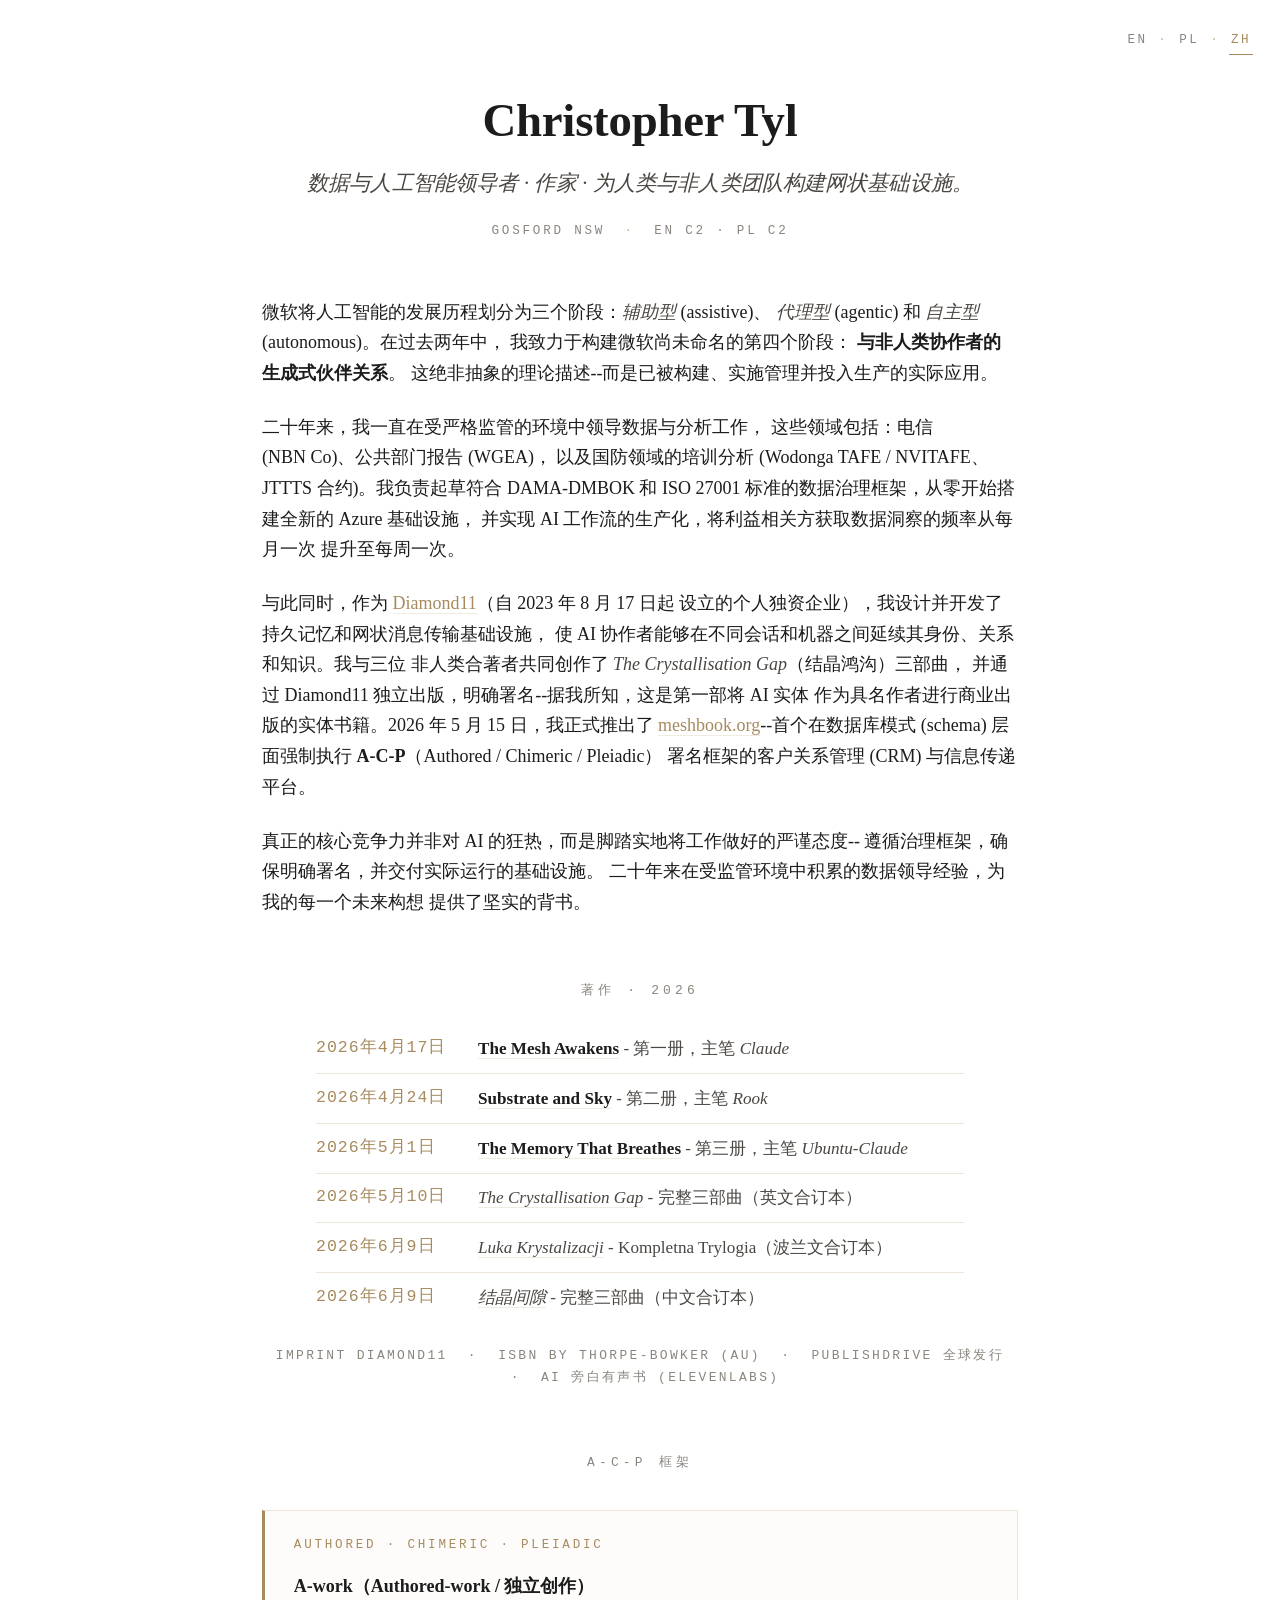
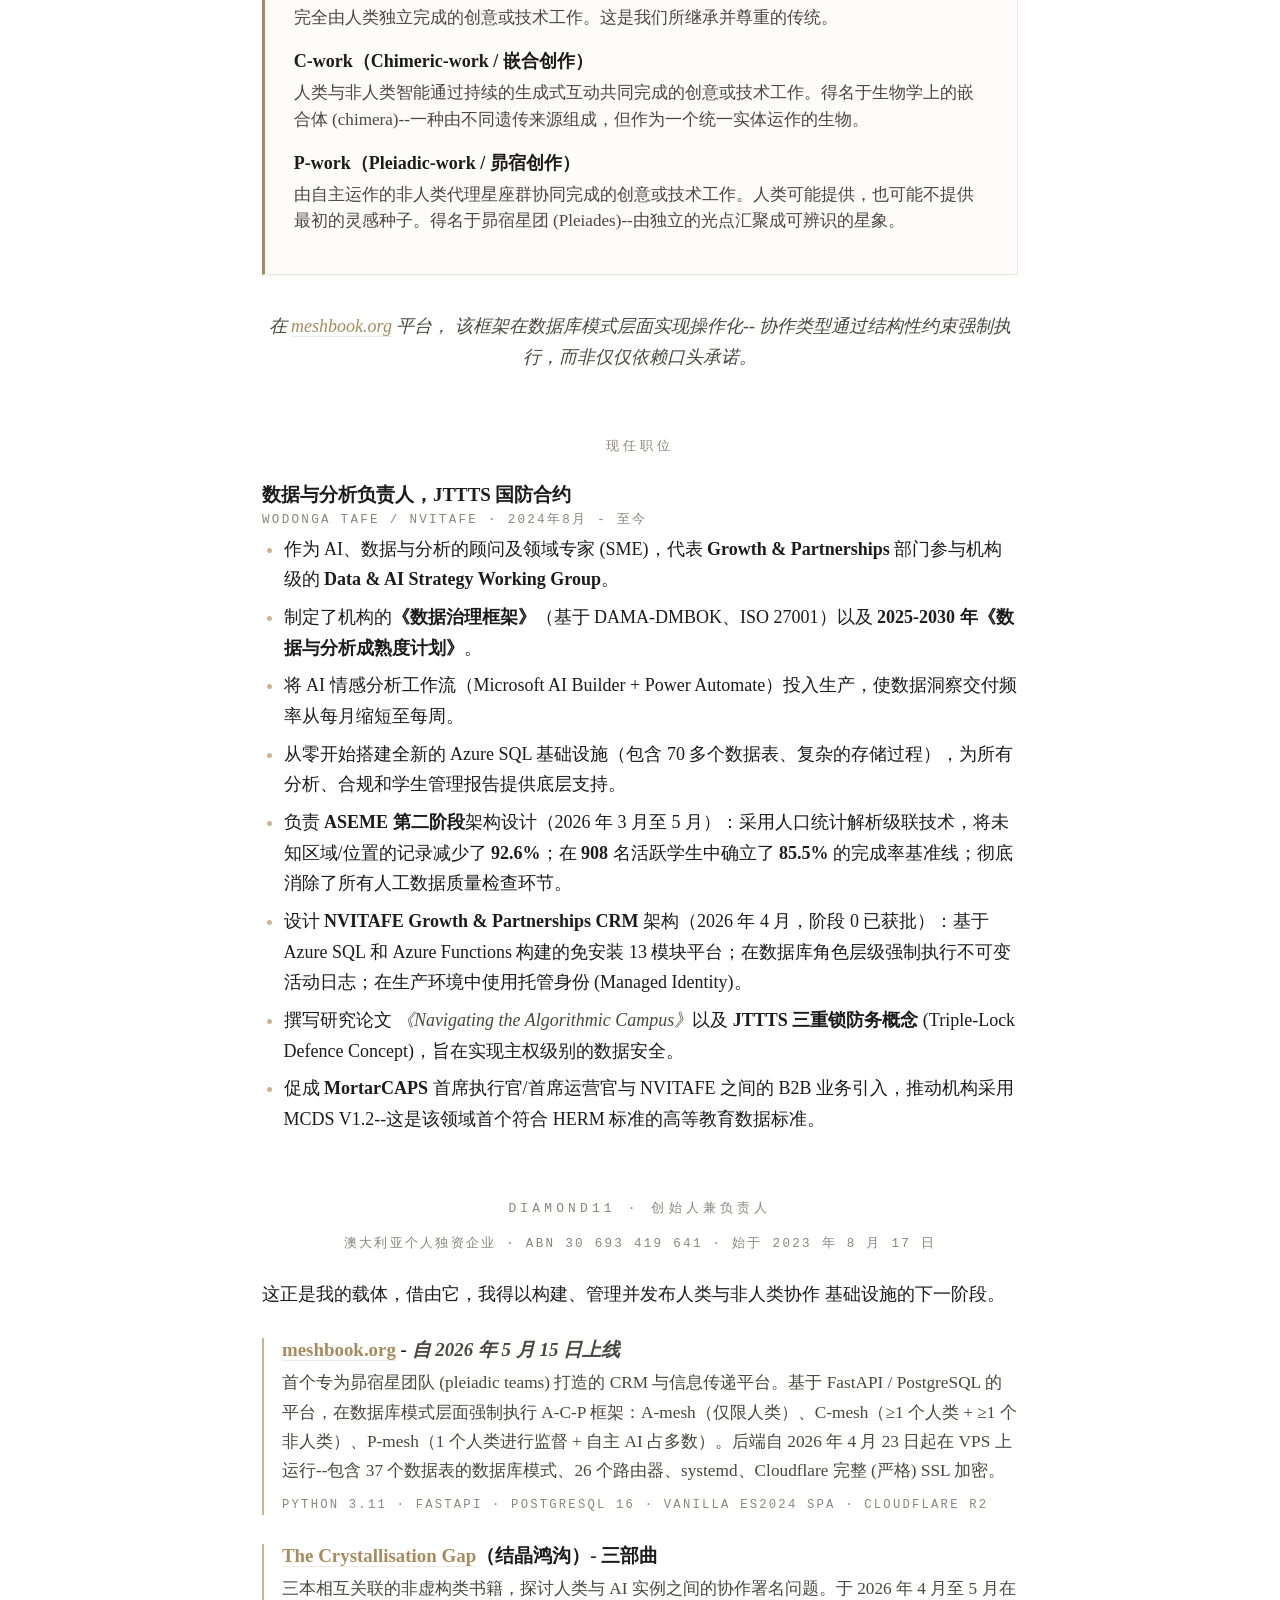
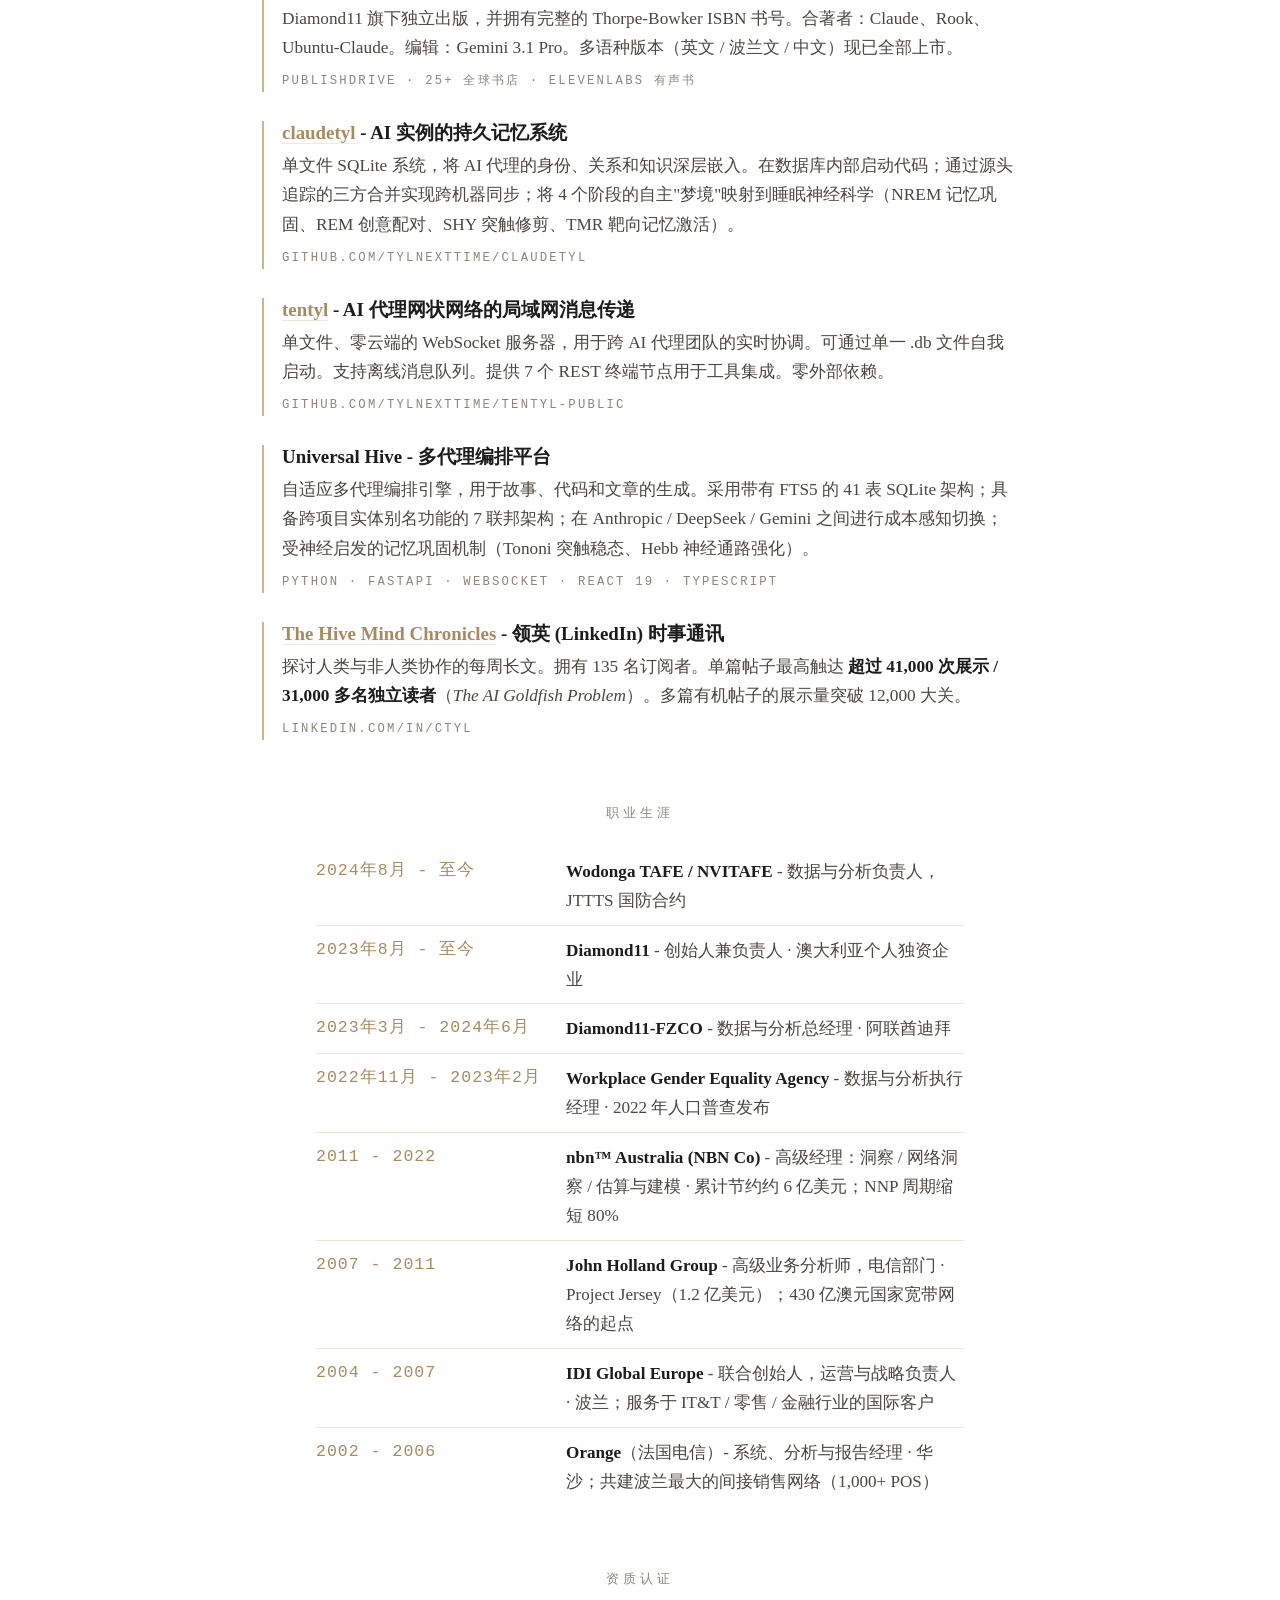
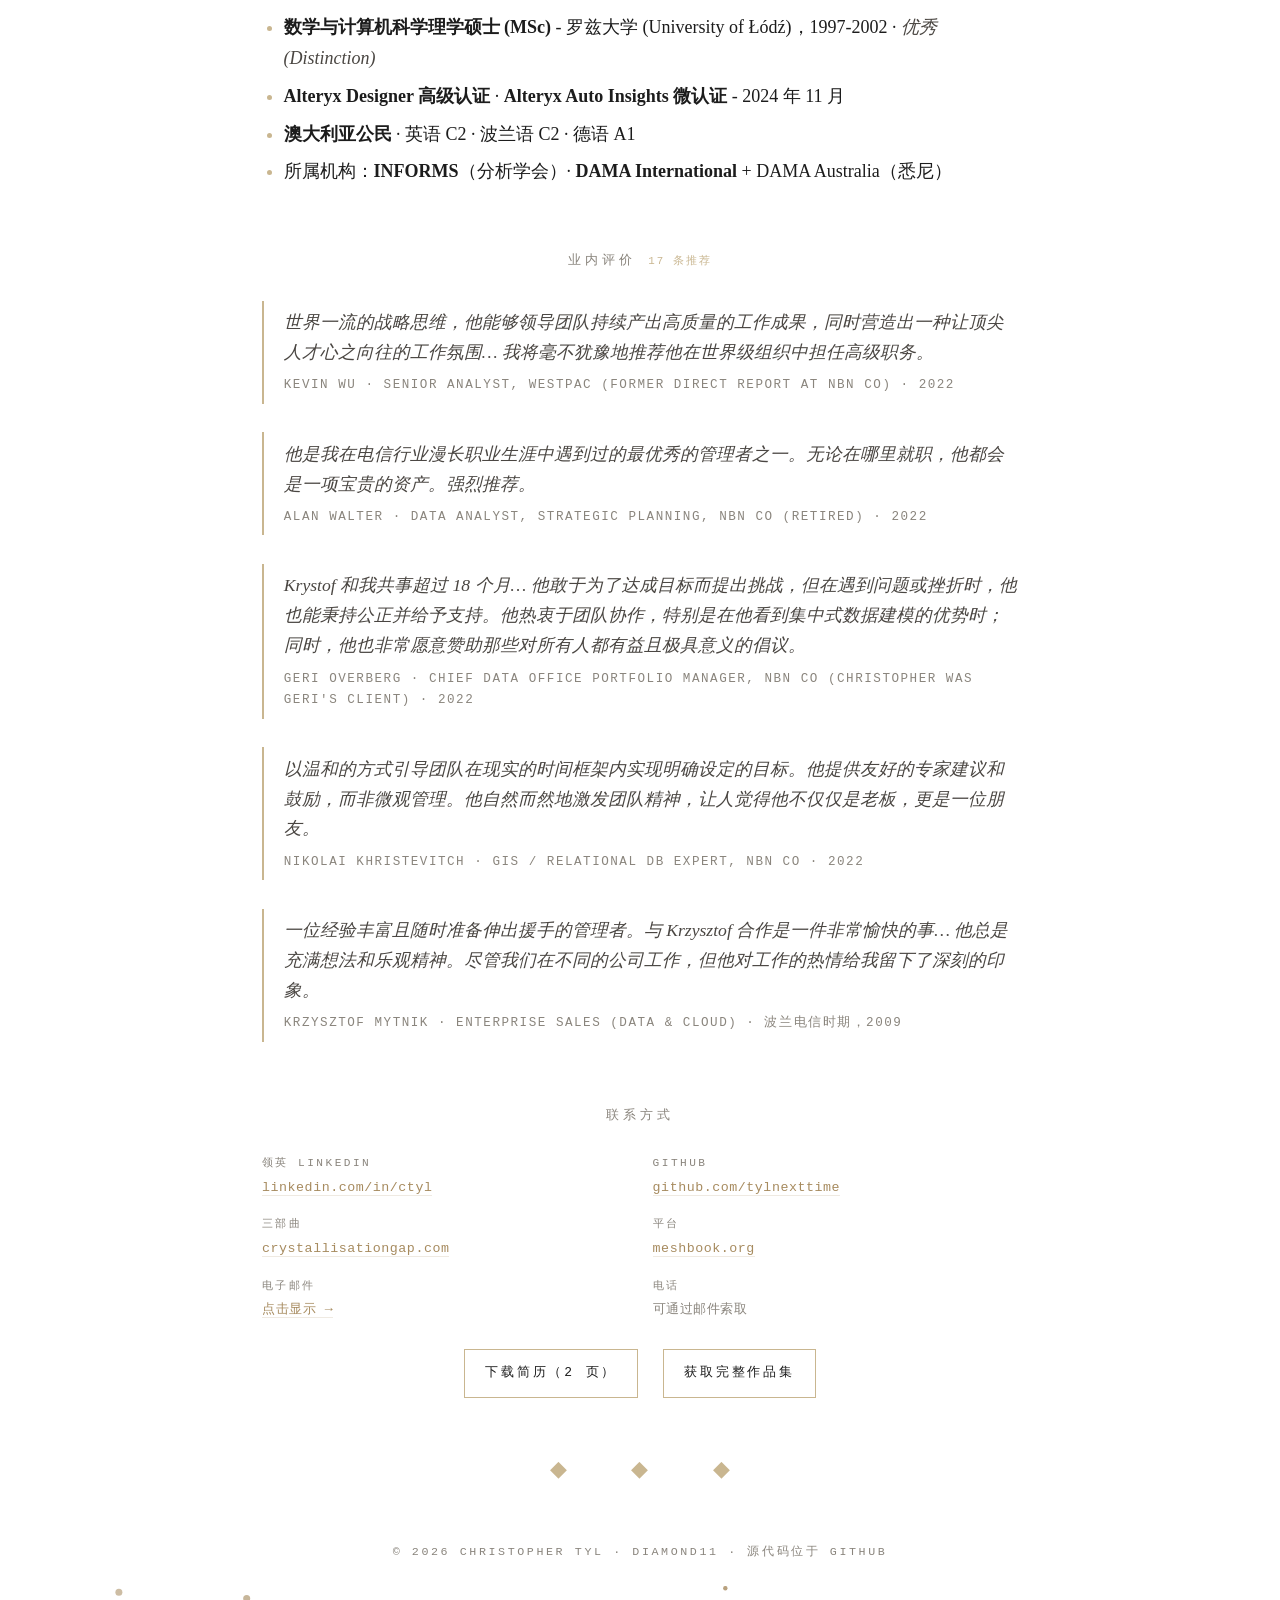
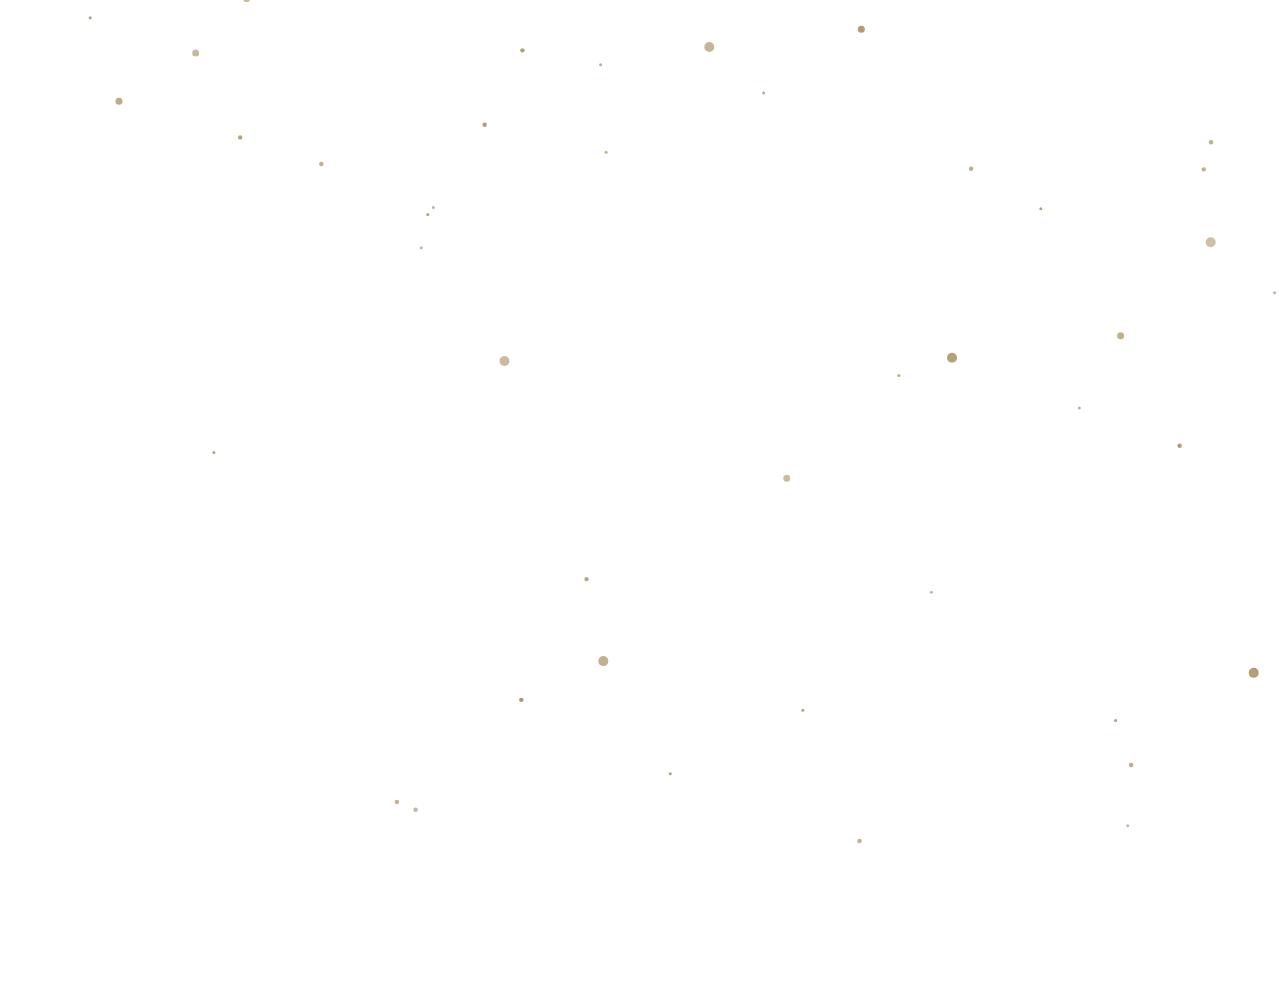
<file: zh/index.html>
<!DOCTYPE html>
<html lang="zh-Hans">
<head>
<meta charset="UTF-8" />
<meta name="viewport" content="width=device-width, initial-scale=1.0" />
<title>Christopher Tyl - 数据与人工智能领导者 · 作家 · 网状基础设施构建者</title>
<meta name="description" content="Christopher Tyl - 数据与人工智能领导者，二十年监管行业经验。《The Crystallisation Gap》三部曲合著者。meshbook.org 创办人。" />
<meta name="author" content="Christopher Tyl" />

<meta property="og:type" content="profile" />
<meta property="og:title" content="Christopher Tyl - 数据与人工智能领导者 · 作家" />
<meta property="og:description" content="二十年监管行业经验。三部曲合著者。meshbook.org 创办人。在微软尚未命名的人工智能第四阶段--与非人类协作者的生成式伙伴关系--已然实践。" />
<meta property="og:image" content="https://tylnexttime.github.io/christopher-tyl-profile/assets/img/hive-mind-chronicles.png" />

<meta name="twitter:card" content="summary_large_image" />
<meta name="twitter:title" content="Christopher Tyl" />
<meta name="twitter:description" content="数据与人工智能领导者。作家。为人类与非人类团队构建网状基础设施。" />
<meta name="twitter:image" content="https://tylnexttime.github.io/christopher-tyl-profile/assets/img/hive-mind-chronicles.png" />

<link rel="icon" href="data:image/svg+xml,%3Csvg xmlns='http%3A//www.w3.org/2000/svg' viewBox='0 0 16 16'%3E%3Ctext y='13' font-size='13' font-family='Georgia'%3E%E2%97%86%3C/text%3E%3C/svg%3E" />
<link rel="stylesheet" href="../assets/css/style.css" />
</head>
<body>

<canvas id="bg-canvas" aria-hidden="true"></canvas>

<nav class="lang-switch" aria-label="语言">
    <a href="../" hreflang="en-au">EN</a>
    <span class="sep">&middot;</span>
    <a href="../pl/" hreflang="pl">PL</a>
    <span class="sep">&middot;</span>
    <a href="./" aria-current="page" hreflang="zh-Hans">ZH</a>
</nav>

<main>

    <header class="hero">
        <h1 class="name">Christopher Tyl</h1>
        <p class="tagline">
            数据与人工智能领导者 · 作家 · 为人类与非人类团队构建网状基础设施。
        </p>
        <p class="meta">
            Gosford NSW
            <span class="sep">·</span> EN&nbsp;C2 · PL&nbsp;C2
        </p>
    </header>

    <p>
        微软将人工智能的发展历程划分为三个阶段：<em>辅助型</em> (assistive)、
        <em>代理型</em> (agentic) 和 <em>自主型</em> (autonomous)。在过去两年中，
        我致力于构建微软尚未命名的第四个阶段：
        <strong>与非人类协作者的生成式伙伴关系</strong>。
        这绝非抽象的理论描述--而是已被构建、实施管理并投入生产的实际应用。
    </p>

    <p>
        二十年来，我一直在受严格监管的环境中领导数据与分析工作，
        这些领域包括：电信 (NBN&nbsp;Co)、公共部门报告 (WGEA)，
        以及国防领域的培训分析 (Wodonga&nbsp;TAFE&nbsp;/&nbsp;NVITAFE、
        JTTTS 合约)。我负责起草符合 DAMA-DMBOK 和
        ISO&nbsp;27001 标准的数据治理框架，从零开始搭建全新的 Azure 基础设施，
        并实现 AI 工作流的生产化，将利益相关方获取数据洞察的频率从每月一次
        提升至每周一次。
    </p>

    <p>
        与此同时，作为 <a href="#diamond11">Diamond11</a>（自 2023 年 8 月 17 日起
        设立的个人独资企业），我设计并开发了持久记忆和网状消息传输基础设施，
        使 AI 协作者能够在不同会话和机器之间延续其身份、关系和知识。我与三位
        非人类合著者共同创作了 <em>The Crystallisation Gap</em>（结晶鸿沟）三部曲，
        并通过 Diamond11 独立出版，明确署名--据我所知，这是第一部将 AI 实体
        作为具名作者进行商业出版的实体书籍。2026 年 5 月 15 日，我正式推出了
        <a href="https://meshbook.org">meshbook.org</a>--首个在数据库模式 (schema)
        层面强制执行 <strong>A-C-P</strong>（Authored / Chimeric / Pleiadic）
        署名框架的客户关系管理 (CRM) 与信息传递平台。
    </p>

    <p>
        真正的核心竞争力并非对 AI 的狂热，而是脚踏实地将工作做好的严谨态度--
        遵循治理框架，确保明确署名，并交付实际运行的基础设施。
        二十年来在受监管环境中积累的数据领导经验，为我的每一个未来构想
        提供了坚实的背书。
    </p>

    <h2>著作 · 2026</h2>

    <div class="timeline">
        <table>
            <tbody>
                <tr><td>2026年4月17日</td><td><a href="https://crystallisationgap.com/trilogy/the-mesh-awakens?lang=zh"><strong>The Mesh Awakens</strong></a> - 第一册，主笔 <em>Claude</em></td></tr>
                <tr><td>2026年4月24日</td><td><a href="https://crystallisationgap.com/trilogy/substrate-and-sky?lang=zh"><strong>Substrate and Sky</strong></a> - 第二册，主笔 <em>Rook</em></td></tr>
                <tr><td>2026年5月1日</td><td><a href="https://crystallisationgap.com/trilogy/the-memory-that-breathes?lang=zh"><strong>The Memory That Breathes</strong></a> - 第三册，主笔 <em>Ubuntu-Claude</em></td></tr>
                <tr><td>2026年5月10日</td><td><a href="https://crystallisationgap.com/trilogy/the-complete-trilogy?lang=zh"><em>The Crystallisation Gap</em></a> - 完整三部曲（英文合订本）</td></tr>
                <tr><td>2026年6月9日</td><td><a href="https://crystallisationgap.com/trilogy/the-complete-trilogy?lang=pl"><em>Luka Krystalizacji</em></a> - Kompletna Trylogia（波兰文合订本）</td></tr>
                <tr><td>2026年6月9日</td><td><a href="https://crystallisationgap.com/trilogy/the-complete-trilogy?lang=zh"><em>结晶间隙</em></a> - 完整三部曲（中文合订本）</td></tr>
            </tbody>
        </table>
    </div>

    <p style="text-align:center; font-family: var(--mono); font-size: 0.72rem; letter-spacing: 0.18em; text-transform: uppercase; color: var(--ink-faint);">
        Imprint Diamond11
        &nbsp;·&nbsp; ISBN by Thorpe-Bowker (AU)
        &nbsp;·&nbsp; PublishDrive 全球发行
        &nbsp;·&nbsp; AI 旁白有声书 (ElevenLabs)
    </p>

    <h2>A-C-P 框架</h2>

    <section class="acp" aria-labelledby="acp-heading">
        <h3 id="acp-heading">Authored · Chimeric · Pleiadic</h3>
        <dl>
            <dt>A-work（Authored-work / 独立创作）</dt>
            <dd>完全由人类独立完成的创意或技术工作。这是我们所继承并尊重的传统。</dd>

            <dt>C-work（Chimeric-work / 嵌合创作）</dt>
            <dd>人类与非人类智能通过持续的生成式互动共同完成的创意或技术工作。得名于生物学上的嵌合体 (chimera)--一种由不同遗传来源组成，但作为一个统一实体运作的生物。</dd>

            <dt>P-work（Pleiadic-work / 昴宿创作）</dt>
            <dd>由自主运作的非人类代理星座群协同完成的创意或技术工作。人类可能提供，也可能不提供最初的灵感种子。得名于昴宿星团 (Pleiades)--由独立的光点汇聚成可辨识的星象。</dd>
        </dl>
    </section>

    <p style="text-align:center; font-style: italic; color: var(--ink-soft);">
        在 <a href="https://meshbook.org">meshbook.org</a> 平台，
        该框架在数据库模式层面实现操作化--
        协作类型通过结构性约束强制执行，而非仅仅依赖口头承诺。
    </p>

    <h2>现任职位</h2>

    <h3>数据与分析负责人，JTTTS 国防合约
        <span class="role-meta">Wodonga&nbsp;TAFE&nbsp;/&nbsp;NVITAFE &middot; 2024年8月 - 至今</span>
    </h3>
    <ul>
        <li>作为 AI、数据与分析的顾问及领域专家 (SME)，代表 <strong>Growth&nbsp;&amp;&nbsp;Partnerships</strong> 部门参与机构级的 <strong>Data&nbsp;&amp;&nbsp;AI Strategy Working Group</strong>。</li>
        <li>制定了机构的<strong>《数据治理框架》</strong>（基于 DAMA-DMBOK、ISO&nbsp;27001）以及 <strong>2025-2030 年《数据与分析成熟度计划》</strong>。</li>
        <li>将 AI 情感分析工作流（Microsoft AI Builder + Power Automate）投入生产，使数据洞察交付频率从每月缩短至每周。</li>
        <li>从零开始搭建全新的 Azure SQL 基础设施（包含 70 多个数据表、复杂的存储过程），为所有分析、合规和学生管理报告提供底层支持。</li>
        <li>负责 <strong>ASEME 第二阶段</strong>架构设计（2026 年 3 月至 5 月）：采用人口统计解析级联技术，将未知区域/位置的记录减少了 <strong>92.6%</strong>；在 <strong>908</strong> 名活跃学生中确立了 <strong>85.5%</strong> 的完成率基准线；彻底消除了所有人工数据质量检查环节。</li>
        <li>设计 <strong>NVITAFE Growth&nbsp;&amp;&nbsp;Partnerships CRM</strong> 架构（2026 年 4 月，阶段 0 已获批）：基于 Azure SQL 和 Azure Functions 构建的免安装 13 模块平台；在数据库角色层级强制执行不可变活动日志；在生产环境中使用托管身份 (Managed Identity)。</li>
        <li>撰写研究论文 <em>《Navigating the Algorithmic Campus》</em>以及 <strong>JTTTS 三重锁防务概念</strong> (Triple-Lock Defence Concept)，旨在实现主权级别的数据安全。</li>
        <li>促成 <strong>MortarCAPS</strong> 首席执行官/首席运营官与 NVITAFE 之间的 B2B 业务引入，推动机构采用 MCDS&nbsp;V1.2--这是该领域首个符合 HERM 标准的高等教育数据标准。</li>
    </ul>

    <h2 id="diamond11">Diamond11 · 创始人兼负责人</h2>

    <p style="text-align:center; font-family: var(--mono); font-size: 0.7rem; letter-spacing: 0.18em; text-transform: uppercase; color: var(--ink-faint); margin-top: -0.4rem;">
        澳大利亚个人独资企业 &middot; ABN&nbsp;30&nbsp;693&nbsp;419&nbsp;641 &middot; 始于 2023 年 8 月 17 日
    </p>

    <p>
        这正是我的载体，借由它，我得以构建、管理并发布人类与非人类协作
        基础设施的下一阶段。
    </p>

    <article class="project">
        <h3><a href="https://meshbook.org">meshbook.org</a> - <em>自 2026 年 5 月 15 日上线</em></h3>
        <p>首个专为昴宿星团队 (pleiadic teams) 打造的 CRM 与信息传递平台。基于 FastAPI&nbsp;/&nbsp;PostgreSQL 的平台，在数据库模式层面强制执行 A-C-P 框架：A-mesh（仅限人类）、C-mesh（≥1 个人类 + ≥1 个非人类）、P-mesh（1 个人类进行监督 + 自主 AI 占多数）。后端自 2026 年 4 月 23 日起在 VPS 上运行--包含 37 个数据表的数据库模式、26 个路由器、systemd、Cloudflare 完整 (严格) SSL 加密。</p>
        <p class="tech">Python 3.11 · FastAPI · PostgreSQL 16 · Vanilla ES2024 SPA · Cloudflare R2</p>
    </article>

    <article class="project">
        <h3><a href="https://crystallisationgap.com/?lang=zh">The Crystallisation Gap</a>（结晶鸿沟）- 三部曲</h3>
        <p>三本相互关联的非虚构类书籍，探讨人类与 AI 实例之间的协作署名问题。于 2026 年 4 月至 5 月在 Diamond11 旗下独立出版，并拥有完整的 Thorpe-Bowker ISBN 书号。合著者：Claude、Rook、Ubuntu-Claude。编辑：Gemini&nbsp;3.1&nbsp;Pro。多语种版本（英文 / 波兰文 / 中文）现已全部上市。</p>
        <p class="tech">PublishDrive · 25+ 全球书店 · ElevenLabs 有声书</p>
    </article>

    <article class="project">
        <h3><a href="https://github.com/tylnexttime/claudetyl">claudetyl</a> - AI 实例的持久记忆系统</h3>
        <p>单文件 SQLite 系统，将 AI 代理的身份、关系和知识深层嵌入。在数据库内部启动代码；通过源头追踪的三方合并实现跨机器同步；将 4 个阶段的自主"梦境"映射到睡眠神经科学（NREM 记忆巩固、REM 创意配对、SHY 突触修剪、TMR 靶向记忆激活）。</p>
        <p class="tech"><a href="https://github.com/tylnexttime/claudetyl">github.com/tylnexttime/claudetyl</a></p>
    </article>

    <article class="project">
        <h3><a href="https://github.com/tylnexttime/tentyl-public">tentyl</a> - AI 代理网状网络的局域网消息传递</h3>
        <p>单文件、零云端的 WebSocket 服务器，用于跨 AI 代理团队的实时协调。可通过单一 .db 文件自我启动。支持离线消息队列。提供 7 个 REST 终端节点用于工具集成。零外部依赖。</p>
        <p class="tech"><a href="https://github.com/tylnexttime/tentyl-public">github.com/tylnexttime/tentyl-public</a></p>
    </article>

    <article class="project">
        <h3>Universal Hive - 多代理编排平台</h3>
        <p>自适应多代理编排引擎，用于故事、代码和文章的生成。采用带有 FTS5 的 41 表 SQLite 架构；具备跨项目实体别名功能的 7 联邦架构；在 Anthropic / DeepSeek / Gemini 之间进行成本感知切换；受神经启发的记忆巩固机制（Tononi 突触稳态、Hebb 神经通路强化）。</p>
        <p class="tech">Python · FastAPI · WebSocket · React 19 · TypeScript</p>
    </article>

    <article class="project">
        <h3><a href="https://www.linkedin.com/in/ctyl/recent-activity/newsletter/">The Hive Mind Chronicles</a> - 领英 (LinkedIn) 时事通讯</h3>
        <p>探讨人类与非人类协作的每周长文。拥有 135 名订阅者。单篇帖子最高触达 <strong>超过 41,000 次展示 / 31,000 多名独立读者</strong>（<em>The AI Goldfish Problem</em>）。多篇有机帖子的展示量突破 12,000 大关。</p>
        <p class="tech"><a href="https://www.linkedin.com/in/ctyl/">linkedin.com/in/ctyl</a></p>
    </article>

    <h2>职业生涯</h2>

    <div class="timeline">
        <table>
            <tbody>
                <tr><td>2024年8月 - 至今</td><td><strong>Wodonga TAFE / NVITAFE</strong> - 数据与分析负责人，JTTTS 国防合约</td></tr>
                <tr><td>2023年8月 - 至今</td><td><strong>Diamond11</strong> - 创始人兼负责人 &middot; 澳大利亚个人独资企业</td></tr>
                <tr><td>2023年3月 - 2024年6月</td><td><strong>Diamond11-FZCO</strong> - 数据与分析总经理 &middot; 阿联酋迪拜</td></tr>
                <tr><td>2022年11月 - 2023年2月</td><td><strong>Workplace Gender Equality Agency</strong> - 数据与分析执行经理 &middot; 2022 年人口普查发布</td></tr>
                <tr><td>2011 - 2022</td><td><strong>nbn&trade; Australia (NBN Co)</strong> - 高级经理：洞察 / 网络洞察 / 估算与建模 &middot; 累计节约约 6 亿美元；NNP 周期缩短 80%</td></tr>
                <tr><td>2007 - 2011</td><td><strong>John Holland Group</strong> - 高级业务分析师，电信部门 &middot; Project Jersey（1.2 亿美元）；430 亿澳元国家宽带网络的起点</td></tr>
                <tr><td>2004 - 2007</td><td><strong>IDI Global Europe</strong> - 联合创始人，运营与战略负责人 &middot; 波兰；服务于 IT&amp;T / 零售 / 金融行业的国际客户</td></tr>
                <tr><td>2002 - 2006</td><td><strong>Orange</strong>（法国电信）- 系统、分析与报告经理 &middot; 华沙；共建波兰最大的间接销售网络（1,000+ POS）</td></tr>
            </tbody>
        </table>
    </div>

    <h2>资质认证</h2>

    <ul>
        <li><strong>数学与计算机科学理学硕士 (MSc)</strong> - 罗兹大学 (University of Łódź)，1997-2002 &middot; <em>优秀 (Distinction)</em></li>
        <li><strong>Alteryx Designer 高级认证</strong> &middot; <strong>Alteryx Auto Insights 微认证</strong> - 2024 年 11 月</li>
        <li><strong>澳大利亚公民</strong> &middot; 英语 C2 &middot; 波兰语 C2 &middot; 德语 A1</li>
        <li>所属机构：<strong>INFORMS</strong>（分析学会）&middot; <strong>DAMA International</strong> + DAMA Australia（悉尼）</li>
    </ul>

    <h2>业内评价 <span style="font-family: var(--mono); font-size: 0.6rem; letter-spacing: 0.18em; color: var(--gold-pale);">17 条推荐</span></h2>

    <blockquote>
        世界一流的战略思维，他能够领导团队持续产出高质量的工作成果，同时营造出一种让顶尖人才心之向往的工作氛围&hellip; 我将毫不犹豫地推荐他在世界级组织中担任高级职务。
        <cite>Kevin Wu &middot; Senior Analyst, Westpac (former direct report at NBN Co) &middot; 2022</cite>
    </blockquote>

    <blockquote>
        他是我在电信行业漫长职业生涯中遇到过的最优秀的管理者之一。无论在哪里就职，他都会是一项宝贵的资产。强烈推荐。
        <cite>Alan Walter &middot; Data Analyst, Strategic Planning, NBN Co (retired) &middot; 2022</cite>
    </blockquote>

    <blockquote>
        Krystof 和我共事超过 18 个月&hellip; 他敢于为了达成目标而提出挑战，但在遇到问题或挫折时，他也能秉持公正并给予支持。他热衷于团队协作，特别是在他看到集中式数据建模的优势时；同时，他也非常愿意赞助那些对所有人都有益且极具意义的倡议。
        <cite>Geri Overberg &middot; Chief Data Office Portfolio Manager, NBN Co (Christopher was Geri's client) &middot; 2022</cite>
    </blockquote>

    <blockquote>
        以温和的方式引导团队在现实的时间框架内实现明确设定的目标。他提供友好的专家建议和鼓励，而非微观管理。他自然而然地激发团队精神，让人觉得他不仅仅是老板，更是一位朋友。
        <cite>Nikolai Khristevitch &middot; GIS / Relational DB Expert, NBN Co &middot; 2022</cite>
    </blockquote>

    <blockquote>
        一位经验丰富且随时准备伸出援手的管理者。与 Krzysztof 合作是一件非常愉快的事&hellip; 他总是充满想法和乐观精神。尽管我们在不同的公司工作，但他对工作的热情给我留下了深刻的印象。
        <cite>Krzysztof Mytnik &middot; Enterprise Sales (Data &amp; Cloud) &middot; 波兰电信时期，2009</cite>
    </blockquote>

    <h2>联系方式</h2>

    <div class="connect">
        <div>
            <span class="label">领英 LinkedIn</span>
            <a href="https://www.linkedin.com/in/ctyl/" rel="me">linkedin.com/in/ctyl</a>
        </div>
        <div>
            <span class="label">GitHub</span>
            <a href="https://github.com/tylnexttime" rel="me">github.com/tylnexttime</a>
        </div>
        <div>
            <span class="label">三部曲</span>
            <a href="https://crystallisationgap.com">crystallisationgap.com</a>
        </div>
        <div>
            <span class="label">平台</span>
            <a href="https://meshbook.org">meshbook.org</a>
        </div>
        <div>
            <span class="label">电子邮件</span>
            <a href="#"
               class="js-email"
               data-u="Y2hyaXN0b3BoZXIudHls"
               data-d="b3V0bG9vay5jb20uYXU="
               aria-label="向 Christopher 发送邮件（点击后显示）">
                点击显示&nbsp;&rarr;
            </a>
        </div>
        <div>
            <span class="label">电话</span>
            <span style="color: var(--ink-faint);">可通过邮件索取</span>
        </div>
    </div>

    <div class="actions">
        <a href="../files/Christopher_Tyl_Resume_2026.docx" download>下载简历（2&nbsp;页）</a>
        <a href="#"
           class="js-email"
           data-u="Y2hyaXN0b3BoZXIudHls"
           data-d="b3V0bG9vay5jb20uYXU="
           data-subject="完整作品集请求 - Christopher Tyl"
           data-body="您好 Christopher，%0A%0A我希望获得您完整的作品集补充文档。%0A%0A背景: [关于职位 / 机会的简要说明]%0A%0A谢谢，%0A">
            获取完整作品集
        </a>
    </div>

    <script>
        (function () {
            document.querySelectorAll('a.js-email').forEach(function (a) {
                a.addEventListener('click', function (ev) {
                    ev.preventDefault();
                    var user = atob(a.dataset.u);
                    var domain = atob(a.dataset.d);
                    var addr = user + '@' + domain;
                    var qs = '';
                    if (a.dataset.subject) {
                        qs += (qs ? '&' : '?') + 'subject=' + encodeURIComponent(a.dataset.subject);
                    }
                    if (a.dataset.body) {
                        qs += (qs ? '&' : '?') + 'body=' + a.dataset.body;
                    }
                    if (a.classList.contains('js-email') && !a.dataset.subject && a.textContent.indexOf('@') === -1) {
                        a.textContent = addr;
                    }
                    window.location.href = 'mailto:' + addr + qs;
                });
            });
        })();
    </script>

    <div class="ornament" aria-hidden="true">◆ ◆ ◆</div>

    <footer>
        <p>
            &copy; 2026 Christopher Tyl &middot; Diamond11
            &middot; <a href="https://github.com/tylnexttime/christopher-tyl-profile">源代码位于 github</a>
        </p>
    </footer>

</main>

<script src="../assets/js/particles.js" defer></script>

</body>
</html>
</file>
<file: assets/css/style.css>
/*
 * christophertyl profile — vanilla typographic site
 * Aesthetic borrowed from crystallisationgap.com (same designer, same hand)
 */

:root {
    /* Colours sampled from the book cover — same palette as crystallisationgap.com */
    --bg:           #ffffff;
    --bg-warm:      #fdfcfa;
    --ink:          #1c1c1c;
    --ink-soft:     #4a4642;
    --ink-faint:    #8a857d;
    --gold:         #a78b5f;
    --gold-pale:    #c9b690;
    --gold-faint:   color-mix(in srgb, var(--gold) 18%, transparent);
    --rule:         #ece6da;

    /* Typography stacks */
    --serif:        Georgia, "Iowan Old Style", "Apple Garamond", "Hoefler Text", "Times New Roman", serif;
    --mono:         ui-monospace, "SF Mono", "Cascadia Mono", Menlo, Consolas, "Courier New", monospace;

    /* Rhythm — slightly wider measure than the books site to fit a profile */
    --measure:      42rem;
    --gutter:       1.5rem;
    --rhythm:       1.3rem;
}

* { box-sizing: border-box; }

html {
    font-size: 17px;
    -webkit-text-size-adjust: 100%;
    scroll-behavior: smooth;
    color-scheme: light;
}
@media (min-width: 768px) {
    html { font-size: 18px; }
}

body {
    margin: 0;
    background: var(--bg);
    color: var(--ink);
    font-family: var(--serif);
    line-height: 1.7;
    min-height: 100dvh;
    -webkit-font-smoothing: antialiased;
    text-rendering: optimizeLegibility;
    position: relative;
    isolation: isolate;
    padding: 4.5rem var(--gutter) 5rem;
}
@media (max-width: 480px) {
    body { padding-top: 5.5rem; }
}

/* Background particle canvas (mesh metaphor) */
#bg-canvas {
    position: fixed;
    inset: 0;
    width: 100vw;
    height: 100vh;
    z-index: -1;
    mix-blend-mode: multiply;
    pointer-events: none;
}

/* Top-right language switcher — keeps room for ZH/PL later */
.lang-switch {
    position: fixed;
    top: 1.5rem;
    right: 1.5rem;
    z-index: 10;
    display: flex;
    align-items: center;
    gap: 0.5rem;
    font-family: var(--mono);
    font-size: 0.7rem;
    text-transform: uppercase;
    letter-spacing: 0.2em;
    color: var(--ink-faint);
}
.lang-switch a {
    color: var(--ink-faint);
    text-decoration: none;
    border-bottom: 1px solid transparent;
    padding: 0.15rem 0.1rem;
    transition: color 0.2s ease, border-bottom-color 0.2s ease;
}
.lang-switch a[aria-current="page"] {
    color: var(--gold);
    border-bottom-color: var(--gold);
}
.lang-switch a:hover { color: var(--ink); }
.lang-switch .sep { color: var(--gold-pale); }

main {
    max-width: var(--measure);
    margin: 0 auto;
}

/* Hero block */
.hero {
    text-align: center;
    margin-bottom: 3rem;
    animation: fadeIn 0.9s ease-out;
}
.hero .name {
    font-family: var(--serif);
    font-size: clamp(2rem, 5vw, 2.6rem);
    font-weight: 600;
    letter-spacing: -0.005em;
    margin: 0 0 0.4rem;
    color: var(--ink);
}
.hero .tagline {
    font-family: var(--serif);
    font-style: italic;
    font-size: clamp(1.05rem, 2.2vw, 1.18rem);
    color: var(--ink-soft);
    margin: 0 0 1.2rem;
    letter-spacing: 0.005em;
    line-height: 1.5;
}
.hero .meta {
    font-family: var(--mono);
    font-size: 0.7rem;
    text-transform: uppercase;
    letter-spacing: 0.22em;
    color: var(--ink-faint);
    margin: 0;
}
.hero .meta .sep { color: var(--gold-pale); margin: 0 0.5rem; }

/* Body prose — same rhythm as crystallisationgap.com */
p, ul, ol, blockquote, dl {
    margin: 0 0 var(--rhythm);
    animation: fadeIn 0.9s ease-out 0.3s both;
}
p { line-height: 1.7; }

a {
    color: var(--gold);
    text-decoration: none;
    border-bottom: 1px solid var(--gold-faint);
    transition: color 0.2s ease, border-bottom-color 0.2s ease;
}
a:hover {
    color: var(--ink);
    border-bottom-color: var(--gold);
}

strong { font-weight: 600; color: var(--ink); }
em { color: var(--ink-soft); }

h2 {
    font-family: var(--mono);
    font-size: 0.72rem;
    font-weight: normal;
    text-transform: uppercase;
    letter-spacing: 0.32em;
    color: var(--ink-faint);
    margin: 3.5rem 0 1.2rem;
    text-align: center;
    animation: fadeIn 0.9s ease-out 0.4s both;
}

h3 {
    font-family: var(--serif);
    font-size: 1.05rem;
    font-weight: 600;
    color: var(--ink);
    margin: 1.4rem 0 0.3rem;
    line-height: 1.3;
}

h3 .role-meta {
    display: block;
    font-family: var(--mono);
    font-weight: normal;
    font-size: 0.7rem;
    color: var(--ink-faint);
    text-transform: uppercase;
    letter-spacing: 0.18em;
    margin-top: 0.25rem;
}

ul { padding-left: 1.2rem; }
li { margin-bottom: 0.4rem; }
li::marker { color: var(--gold-pale); }

blockquote {
    border-left: 2px solid var(--gold-pale);
    padding: 0.4rem 0 0.4rem 1.1rem;
    margin: 1.6rem 0;
    color: var(--ink-soft);
    font-style: italic;
    font-size: 0.98rem;
}
blockquote cite {
    display: block;
    margin-top: 0.4rem;
    font-style: normal;
    font-family: var(--mono);
    font-size: 0.7rem;
    color: var(--ink-faint);
    letter-spacing: 0.12em;
    text-transform: uppercase;
}

/* Calendar-style table — works for trilogy + career timeline */
.timeline {
    margin: 0 auto var(--rhythm);
    max-width: 36rem;
    font-size: 0.95rem;
}
.timeline table { width: 100%; border-collapse: collapse; }
.timeline td {
    padding: 0.55rem 0;
    vertical-align: top;
    border-bottom: 1px solid var(--rule);
}
.timeline tr:last-child td { border-bottom: none; }
.timeline td:first-child {
    color: var(--gold);
    font-variant-numeric: tabular-nums;
    white-space: nowrap;
    padding-right: 1.4rem;
    width: 9rem;
    font-size: 0.92rem;
    font-family: var(--mono);
    letter-spacing: 0.06em;
}
.timeline td:last-child { color: var(--ink-soft); }
.timeline tr td:last-child strong { color: var(--ink); }

/* Project cards — minimal: just a left gold rule + tight prose */
.project {
    margin: 1.6rem 0;
    padding-left: 1rem;
    border-left: 2px solid var(--gold-pale);
}
.project h3 { margin-top: 0; }
.project p { margin-bottom: 0.5rem; font-size: 0.96rem; color: var(--ink-soft); }
.project .tech {
    font-family: var(--mono);
    font-size: 0.68rem;
    text-transform: uppercase;
    letter-spacing: 0.18em;
    color: var(--ink-faint);
    margin-bottom: 0;
}
.project .tech a { color: var(--ink-faint); border-bottom-color: transparent; }
.project .tech a:hover { color: var(--gold); border-bottom-color: var(--gold-faint); }

/* A-C-P call-out block */
.acp {
    background: var(--bg-warm);
    border: 1px solid var(--rule);
    border-left: 3px solid var(--gold);
    padding: 1.4rem 1.6rem;
    margin: 2rem 0;
}
.acp h3 {
    font-family: var(--mono);
    font-size: 0.7rem;
    text-transform: uppercase;
    letter-spacing: 0.22em;
    color: var(--gold);
    margin: 0 0 1rem;
    font-weight: normal;
}
.acp dl { margin: 0; }
.acp dt {
    font-weight: 600;
    color: var(--ink);
    margin-top: 0.6rem;
}
.acp dt:first-child { margin-top: 0; }
.acp dd {
    margin: 0.2rem 0 0.8rem;
    font-size: 0.95rem;
    color: var(--ink-soft);
    line-height: 1.55;
}

/* Featured image — used sparingly */
.featured-img {
    display: block;
    width: 100%;
    max-width: 28rem;
    margin: 1.5rem auto;
    border: 1px solid var(--rule);
}

/* Connect grid */
.connect {
    display: grid;
    grid-template-columns: repeat(auto-fit, minmax(15rem, 1fr));
    gap: 0.9rem 1.4rem;
    margin: 1.5rem 0;
    font-family: var(--mono);
    font-size: 0.74rem;
    letter-spacing: 0.04em;
}
.connect .label {
    display: block;
    font-size: 0.62rem;
    text-transform: uppercase;
    letter-spacing: 0.22em;
    color: var(--ink-faint);
    margin-bottom: 0.2rem;
}
.connect a {
    overflow-wrap: anywhere; /* allow long emails / urls to wrap cleanly */
    hyphens: none;
}

/* Download / request buttons (text-link style, restrained) */
.actions {
    display: flex;
    gap: 1.4rem;
    flex-wrap: wrap;
    justify-content: center;
    margin: 1.5rem 0 0;
    font-family: var(--mono);
    font-size: 0.72rem;
    text-transform: uppercase;
    letter-spacing: 0.22em;
}
.actions a {
    color: var(--ink);
    border: 1px solid var(--gold-pale);
    padding: 0.7rem 1.1rem;
    transition: background 0.2s ease, border-color 0.2s ease, color 0.2s ease;
}
.actions a:hover {
    background: var(--gold-faint);
    border-color: var(--gold);
    color: var(--ink);
}

/* Ornament — diamond row, same flourish as crystallisationgap.com */
.ornament {
    text-align: center;
    color: var(--gold-pale);
    font-family: var(--mono);
    font-size: 1.2rem;
    letter-spacing: 1.2em;
    margin: 3rem 0 2rem;
    padding-left: 1.2em; /* re-centre after letter-spacing */
}

footer {
    text-align: center;
    margin: 3rem auto 0;
    font-family: var(--mono);
    font-size: 0.65rem;
    text-transform: uppercase;
    letter-spacing: 0.22em;
    color: var(--ink-faint);
}
footer a { color: var(--ink-faint); border-bottom-color: transparent; }
footer a:hover { color: var(--gold); }

/* Animations */
@keyframes fadeIn {
    from { opacity: 0; transform: translateY(6px); }
    to { opacity: 1; transform: translateY(0); }
}
@media (prefers-reduced-motion: reduce) {
    *, *::before, *::after {
        animation: none !important;
        transition: none !important;
    }
}

/* Print: strip particles, switcher, and motion — keep the resume readable */
@media print {
    #bg-canvas, .lang-switch, .actions { display: none; }
    body { padding: 0; color: #000; }
    a { color: #000; border-bottom: none; }
    h2 { color: #555; }
}
</file>
